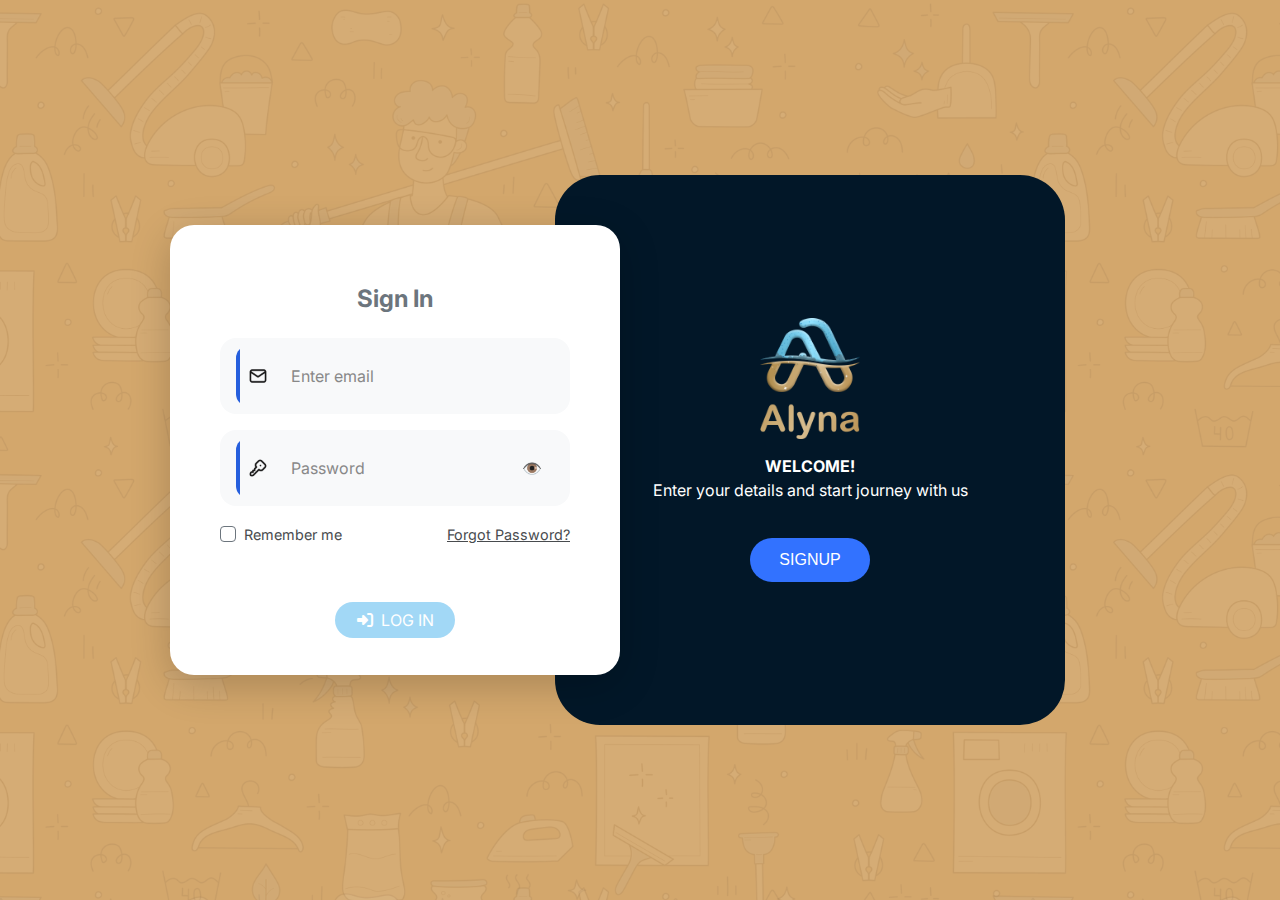
<file: index.html>
<!DOCTYPE html>
<html lang="en">

<head>
  <meta charset="UTF-8" />
  <meta name="viewport" content="width=device-width, initial-scale=1.0" />
  <title>Alyna Login</title>
  <link href="css/bootstrap.min.css" rel="stylesheet" />
  <link href="https://fonts.googleapis.com/css2?family=Inter:wght@400;600;700&display=swap" rel="stylesheet">
  <link href="https://cdnjs.cloudflare.com/ajax/libs/font-awesome/6.5.0/css/all.min.css" rel="stylesheet" />
  <link rel="stylesheet" href="css/style.css">
</head>

<body class="login-page">
  
  <div class="main-wrapper">
    <!-- Welcome Box -->
    <div class="welcome-box">
      <img src="images/logo.png" alt="Logo">
      
      <p><strong>WELCOME!</strong><br>Enter your details and start journey with us</p>
      <a href="appointment.html">
        <button class="btn-signup">SIGNUP</button>
      </a>
    </div>

    <!-- Login Box -->
    <div class="login-box">
      <h4 class="text-center mb-4 signin-heading">Sign In</h4>
      <form class="needs-validation" novalidate>

        <!-- Email Field -->
        <div class="mb-3 bg-light rounded-4 px-3 py-2">
          <div class="input-group border-0">
            <span class="input-group-text bg-transparent border-0">
              <img src="images/mail.png" alt="Envelope Icon" class="input-icon" />
            </span>
            <input type="email" class="form-control border-0 bg-transparent" placeholder="Enter email" required />
          </div>
          <div class="invalid-feedback">Please enter a valid email.</div>
        </div>

        <!-- Password Field -->
        <div class="mb-3 bg-light rounded-4 px-3 py-2">
          <div class="input-group border-0">
            <span class="input-group-text bg-transparent border-0">
              <img src="images/key.png" alt="Key Icon" class="input-icon" />
            </span>
            <input type="password" class="form-control border-0 bg-transparent" placeholder="Password" required minlength="6" />
            <span class="input-group-text toggle-password bg-transparent border-0" onclick="togglePassword()">👁️</span>
          </div>
          <div class="invalid-feedback">Password must be at least 6 characters.</div>
        </div>

        <!-- Options -->
        <div class="d-flex justify-content-between align-items-center mb-3">
          <div class="form-check">
            <input type="checkbox" class="form-check-input" id="rememberMe" />
            <label class="form-check-label" for="rememberMe">Remember me</label>
          </div>
          <a href="#">Forgot Password?</a>
        </div>

        <!-- Login Button -->
        <div class="d-flex justify-content-center mt-4">
          <button type="submit" class="btn btn-login text-white">
            <i class="fas fa-sign-in-alt me-2"></i>LOG IN
          </button>
        </div>
      </form>
    </div>
  </div>

  <!-- Scripts -->
  <script src="js/main.js"></script>
  <script src="js/bootstrap.min.js"></script>
  
</body>

</html>
</file>
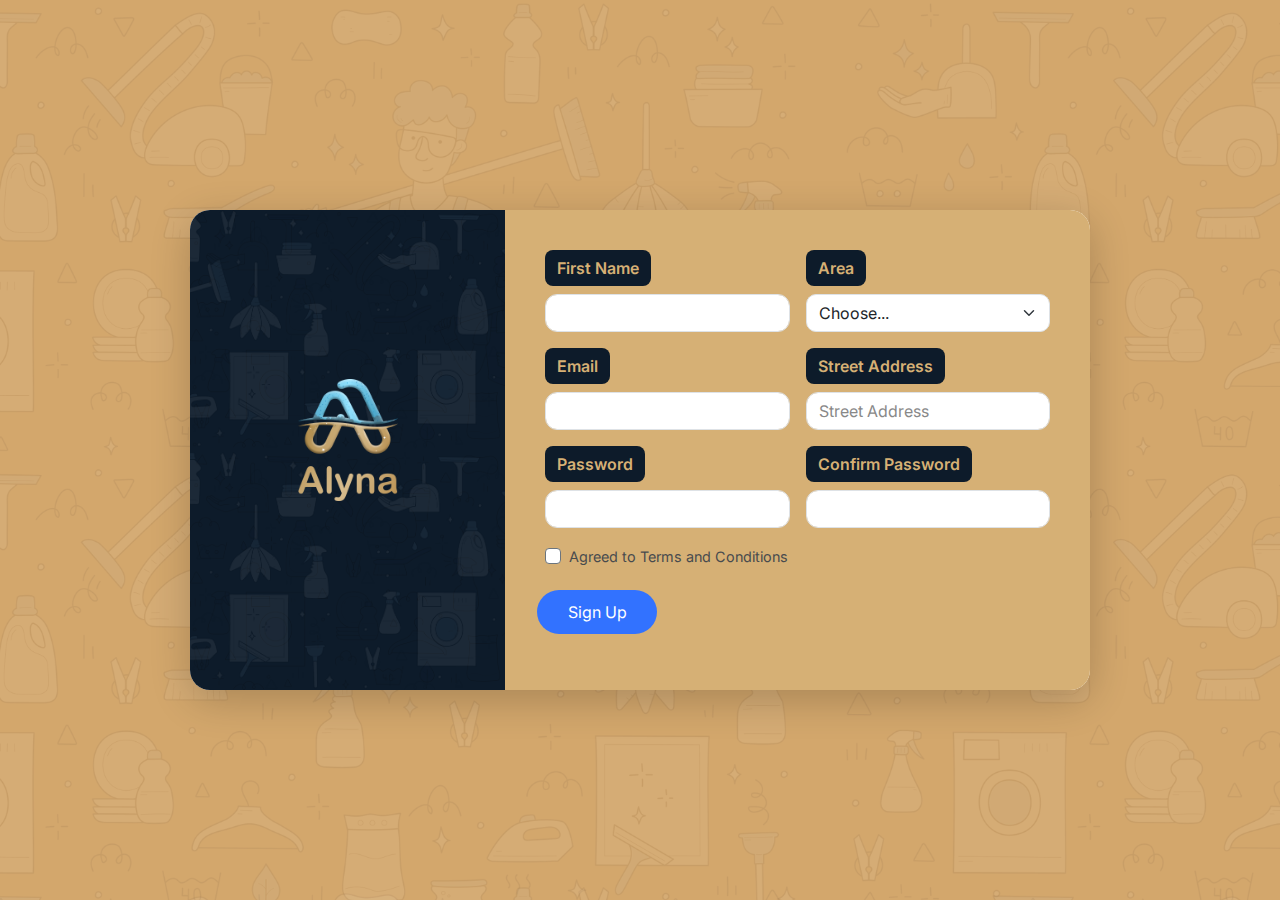
<file: alyna_signup.html>
<!DOCTYPE html>
<html lang="en">

<head>
  <meta charset="UTF-8">
  <meta name="viewport" content="width=device-width, initial-scale=1.0">
  <title>Alyna Signup</title>
  <link href="css/bootstrap.min.css" rel="stylesheet">
  <link href="https://fonts.googleapis.com/css2?family=Inter:wght@400;600;700&display=swap" rel="stylesheet">
  <link rel="stylesheet" href="css/style.css">

</head>

<body>
  <div class="signup-wrapper">
    
    <div class="signup-left">
      <img src="images/logo.png" alt="Logo" style="max-width: 100%; height: auto; width: 100px;">
    </div>
    <div class="signup-right">
      <form id="signup-form" class="row g-3 needs-validation" novalidate>
        <div class="col-md-6">
          <label class="form-label">First Name</label>
          <input type="text" class="form-control" required>
          <div class="invalid-feedback">Please enter your first name.</div>
        </div>
        <div class="col-md-6">
          <label class="form-label">Area</label>
          <select class="form-select" required>
            <option selected disabled value="">Choose...</option>
            <option>North</option>
            <option>South</option>
            <option>East</option>
            <option>West</option>
          </select>
          <div class="invalid-feedback">Please select an area.</div>
        </div>
        <div class="col-md-6">
          <label class="form-label">Email</label>
          <input type="email" class="form-control" required>
          <div class="invalid-feedback">Please enter a valid email address.</div>
        </div>
        <div class="col-md-6">
          <label class="form-label">Street Address</label>
          <input type="text" class="form-control" placeholder="Street Address" required>
          <div class="invalid-feedback">Please enter your street address.</div>
        </div>
        <div class="col-md-6">
          <label class="form-label">Password</label>
          <input type="password" class="form-control" id="password" required>
          <div class="invalid-feedback">Please enter a password.</div>
        </div>
        <div class="col-md-6">
          <label class="form-label">Confirm Password</label>
          <input type="password" class="form-control" id="confirm-password" required>
          <div class="invalid-feedback">Passwords must match.</div>
        </div>
        <div class="col-12">
          <div class="form-check">
            <input class="form-check-input" type="checkbox" required>
            <label class="form-check-label">
              Agreed to Terms and Conditions
            </label>
            <div class="invalid-feedback">You must agree before submitting.</div>
          </div>
        </div>
        <button class="btn-left-signup" type="submit" form="signup-form" formnovalidate>Sign Up</button>
        <div class="col-12">
          <div class="d-grid">
            <button class="btn btn-dark w-100 d-none" type="submit">Register</button>
          </div>
        </div>
      </form>
    </div>
  </div>

  <script src="js/main.js"></script>
  <script src="js/bootstrap.min.js"></script>

</body>

</html>
</file>
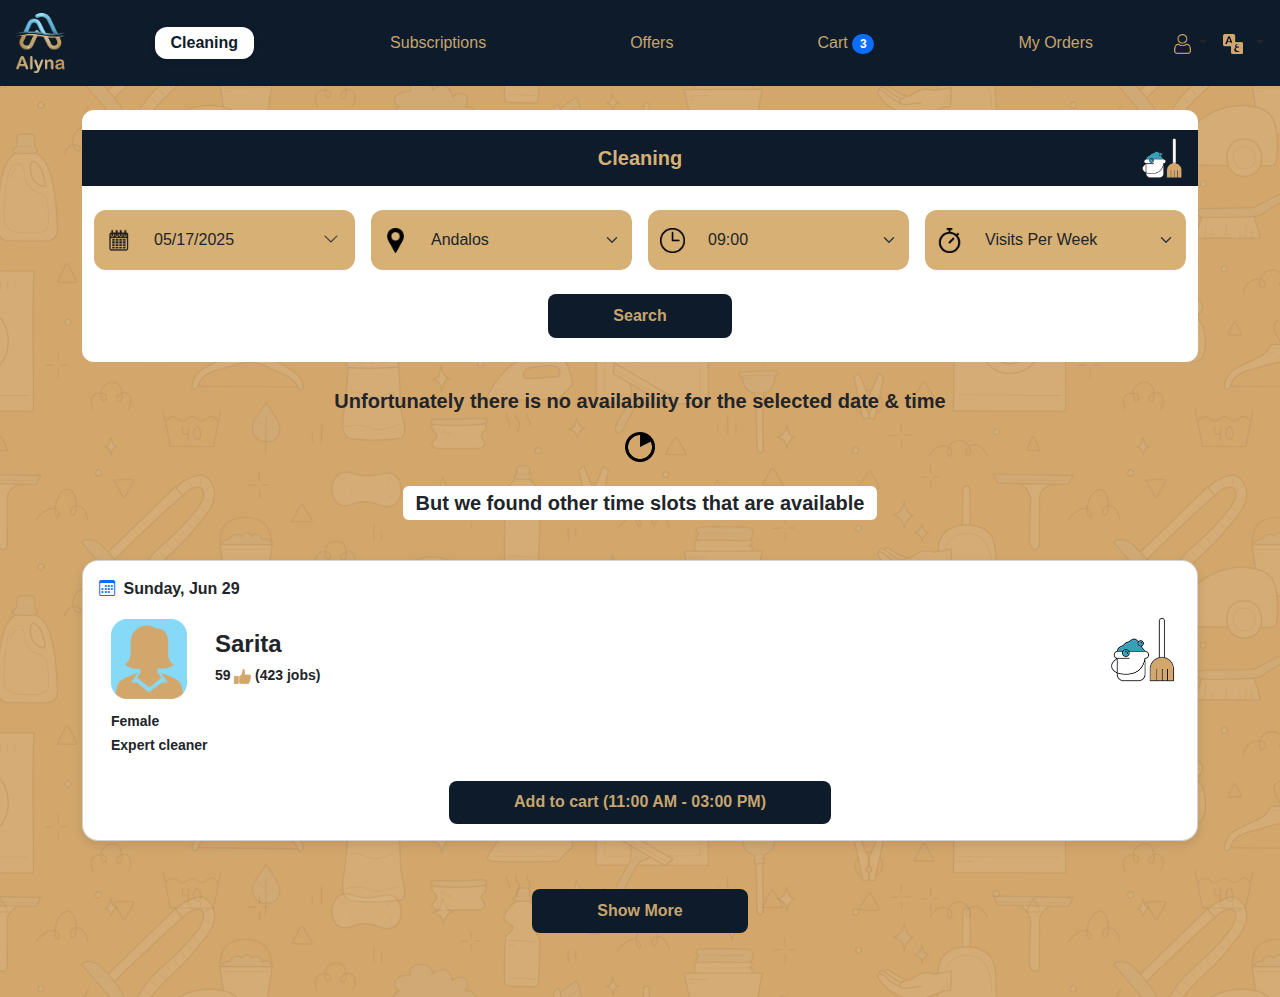
<file: appointment.html>
<!DOCTYPE html>
<html lang="en">

<head>
  <meta charset="UTF-8">
  <meta name="viewport" content="width=device-width, initial-scale=1">
  <title>Alyna Cleaning Booking</title>

  <!-- Bootstrap & Icons -->
  <link href="css/bootstrap.min.css" rel="stylesheet">
  <link rel="stylesheet" href="css/style.css">
  <link href="https://cdn.jsdelivr.net/npm/bootstrap-icons@1.10.5/font/bootstrap-icons.css" rel="stylesheet">
</head>

<body class="appointment-body">

  <!-- Top Bar -->
  <nav class="navbar navbar-expand-xl navbar-dark custom-navbar px-3">
    <!-- Hamburger Menu (Left) - Visible only on mobile -->
    <button class="navbar-toggler d-xl-none me-auto" type="button" data-bs-toggle="offcanvas"
      data-bs-target="#offcanvasMenu" aria-controls="offcanvasMenu">
      <span class="navbar-toggler-icon"></span>
    </button>

    <!-- Logo Centered (Visible only on mobile) -->
    <div class="position-absolute top-50 start-50 translate-middle d-xl-none text-center">
      <a class="navbar-brand d-flex flex-column align-items-center mb-0" href="#">
        <img src="images/logo.png" alt="Logo" height="50px">

      </a>
    </div>

    <!-- Cart Icon + Language Dropdown (Right) - Visible only on mobile -->
    <div class="d-xl-none d-flex align-items-center ms-auto gap-2">
      <!-- Cart Icon -->
      <a href="cart_n.html" class="text-white position-relative">
        <i class="bi bi-cart" style="font-size: 1.6rem;"></i>
        <span class="badge bg-primary position-absolute top-0 start-100 translate-middle rounded-circle p-1"
          style="font-size: 0.6rem;">3</span>
      </a>

      <!-- Language Dropdown -->
      <div class="dropdown">
        <button class="btn bg-transparent p-0 border-0 dropdown-toggle" type="button" id="languageDropdownMobile"
          data-bs-toggle="dropdown" aria-expanded="false">
          <img src="images/language_icon.png" alt="Language" height="20px">
        </button>
        <ul class="dropdown-menu dropdown-menu-end" aria-labelledby="languageDropdownMobile">
          <li>
            <a class="dropdown-item d-flex align-items-center" href="#">
              <img src="images/united-kingdom.png" alt="English" height="20px" class="me-2"> English
            </a>
          </li>
          <li>
            <a class="dropdown-item d-flex align-items-center" href="#">
              <img src="images/united-arab-emirates.png" alt="Arabic" height="20px" class="me-2"> Arabic
            </a>
          </li>
        </ul>
      </div>
    </div>



    <!-- Full Nav for Desktop -->
    <div class="collapse navbar-collapse d-none d-xl-flex" id="navbarMain">
      <a class="navbar-brand d-flex align-items-center me-3" href="#">
        <img src="images/logo.png" alt="Logo" height="60px">
      </a>
      <div class="navbar-nav mx-auto custom-nav-links">
        <a class="nav-link active" href="appointment.html">Cleaning</a>
        <a class="nav-link" href="cleaning-subscription.html">Subscriptions</a>
        <a class="nav-link" href="offer.html">Offers</a>
        <a class="nav-link" href="cart_n.html">Cart <span class="badge bg-primary rounded-pill">3</span></a>
        <a class="nav-link" href="completed_services.html">My Orders</a>
      </div>
      <div class="d-flex align-items-center gap-3">
        <div class="dropdown-profile">
          <button class="btn bg-transparent p-0 border-0 dropdown-toggle" type="button" id="userDropdown"
            data-bs-toggle="dropdown" aria-expanded="false">
           <img src="images/profile_icon.png" alt="profile_icon" height="20px">
          </button>
          <ul class="dropdown-menu dropdown-menu-end" aria-labelledby="userDropdown">
            <li><a class="dropdown-item" href="profile.html"><i class="bi bi-person me-2"></i>Profile</a></li>
            <li>
              <hr class="dropdown-divider">
            </li>
            <li><a class="dropdown-item text-danger" href="logout.html"><i
                  class="bi bi-box-arrow-right me-2"></i>Logout</a></li>
          </ul>
        </div>

        <div class="dropdown">
          <button class="btn bg-transparent p-0 border-0 dropdown-toggle" type="button" id="languageDropdown"
            data-bs-toggle="dropdown" aria-expanded="false">
            <img src="images/language_icon.png" alt="English" height="20px" class="me-1">
          </button>
          <ul class="dropdown-menu dropdown-menu-end" aria-labelledby="languageDropdown">
            <li>
              <a class="dropdown-item d-flex align-items-center" href="#">
                <img src="images/united-kingdom.png" alt="English" height="20px" class="me-2"> English
              </a>
            </li>
            <li>
              <a class="dropdown-item d-flex align-items-center" href="#">
                <img src="images/united-arab-emirates.png" alt="Arabic" height="20px" class="me-2"> Arabic
              </a>
            </li>
          </ul>
        </div>
      </div>
    </div>
  </nav>



  <!-- Offcanvas Sidebar -->
  <div class="offcanvas offcanvas-start custom-offcanvas  text-white" tabindex="-1" id="offcanvasMenu"
    aria-labelledby="offcanvasMenuLabel">
    <div class="offcanvas-header border-bottom">
      <h5 class="offcanvas-title text-white" id="offcanvasMenuLabel">Menu</h5>
      <button type="button" class="btn-close btn-close-white" data-bs-dismiss="offcanvas" aria-label="Close"></button>
    </div>
    <div class="offcanvas-body">
      <ul class="navbar-nav">
        <li class="nav-item"><a class="nav-link text-white active" href="appointment.html">Cleaning</a></li>
        <li class="nav-item"><a class="nav-link text-white" href="cleaning-subscription.html">Subscriptions</a></li>
        <li class="nav-item"><a class="nav-link text-white" href="offer.html">Offers</a></li>
        <li class="nav-item"><a class="nav-link text-white" href="cart_n.html">Cart <span
              class="badge bg-primary rounded-pill">3</span></a></li>
        <li><a class="nav-link text-white " href="completed_services.html">My Orders</a></li>
        <li class="nav-item">
          <div class="d-flex align-items-center gap-3">
            <div class="dropdown">
              <button class="btn bg-transparent p-0 border-0 dropdown-toggle" type="button" id="userDropdown"
                data-bs-toggle="dropdown" aria-expanded="false">
                <img src="images/profile_icon.png" alt="" height="25px">
              </button>
              <ul class="dropdown-menu dropdown-menu-end" aria-labelledby="userDropdown">
                <li><a class="dropdown-item" href="profile.html"><i class="bi bi-person me-2"></i>Profile</a></li>
                <li>
                  <hr class="dropdown-divider">
                </li>
                <li><a class="dropdown-item text-danger" href="logout.html"><i
                      class="bi bi-box-arrow-right me-2"></i>Logout</a></li>
              </ul>
            </div>
        </li>
      </ul>
    </div>
  </div>

  <!-- Your existing booking section starts here -->
  <div class="container mt-4">
    <div class="card-custom text-center">
      <div
        class="position-relative w-100 bg-dark-blue text-white px-3 py-2 d-flex align-items-center justify-content-center">
        <h5 class="mb-0 text-tan fw-bold position-absolute start-50 translate-middle-x">Cleaning</h5>
        <img src="images/cleaning_icon_bg.png" alt="Cleaning Tools" height="40px" class="ms-2 ms-auto">

      </div>

      <!-- Filter Grid -->
      <div class="container my-4">
        <div class="row g-3 justify-content-center filter-grid">
          <!-- Date -->
          <div class="col-lg-3 col-md-6">
            <div class="input-group filter-input position-relative">
              <span class="input-group-text bg-tan">
                <img src="images/calendar-icon-symbol-sign-vector.png" alt="calendar" height="25px">
              </span>
              <input type="date" class="form-control bg-tan border-0 text-dark pe-5 custom-date-input bg-tan"
                value="2025-05-17">
              <i
                class="bi bi-chevron-down position-absolute top-50 end-0 translate-middle-y me-3 text-dark pointer-events-none"></i>
            </div>
          </div>
          <!-- Location -->
          <div class="col-lg-3 col-md-6">
            <div class="input-group filter-input position-relative">
              <span class="input-group-text bg-tan">
                <img src="images/pin.png" alt="Pin" height="25px">
              </span>
              <select class="form-select bg-tan border-0 text-dark">
                <option selected>Andalos</option>
                <option>Other Location</option>
              </select>
            </div>
          </div>
          <!-- Time -->
          <div class="col-lg-3 col-md-6">
            <div class="input-group filter-input position-relative">
              <span class="input-group-text bg-tan">
                <img src="images/clock.png" alt="Clock" height="25px">
              </span>
              <select class="form-select bg-tan border-0 text-dark">
                <option selected>09:00</option>
                <option>10:00</option>
                <option>11:00</option>
                <option>12:00</option>
              </select>
            </div>
          </div>
          <!-- Duration -->
          <div class="col-lg-3 col-md-6">
            <div class="input-group filter-input position-relative">
              <span class="input-group-text bg-tan">
                <img src="images/stopwatch.png" alt="timer" height="25px">
              </span>
              <select class="form-select bg-tan border-0 text-dark">
                <option selected>Visits Per Week</option>
                <option>1 Visit Per Week</option>
                <option>2 Visits Per Week</option>
                <option>3 Visits Per Week</option>
              </select>
            </div>
          </div>
        </div>
      </div>

      <!-- Search Button -->
      <div class="row mt-3">
        <div class="col-12 text-center">
          <button class="btn btn-dark-blue">Search</button>
        </div>
      </div>
      <br>
    </div>

    <!-- No Availability Section -->
    <div class="container text-center my-4">
      <p class="fw-bold fs-5">Unfortunately there is no availability for the selected date & time</p>
      <img src="images/timeslot.png" alt="" height="30px">
      <br><br>
      <div class="row justify-content-center">
        <div class="col-12 col-md-auto">
          <p class="badge bg-white text-dark fs-5 text-wrap text-center">
            But we found other time slots that are available
          </p>
        </div>
      </div>
    </div>

    <!-- Available Cleaner Card -->
    <div class="col">
      <div class="card cleaner-card-custom p-3 mb-4">
        <div class="d-flex justify-content-between align-items-start">
          <div class="text-start mb-2">
            <i class="bi bi-calendar3 text-primary me-1"></i>
            <span class="fw-semibold">Sunday, Jun 29</span>
          </div>
        </div>
        <div class="d-flex justify-content-between align-items-center">
          <div class="d-flex align-items-center gap-3">
            <img src="images/worker_icon.png" alt="Avatar" class="avatar-lg" />
            <div>
              <h6 class="mb-1 fw-bold fs-4">Sarita</h6>
              <small class="fw-bold">59 <img src="images/thumbsup.png" alt="" height="15px"> (423 jobs)</small><br />
            </div>
          </div>
          <img src="images/cleaning_icon.png" alt="Tools" style="height: 100px;" />
        </div>
        <div class="container">
          <small class="fw-bold">Female</small><br />
          <small class="fw-bold">Expert cleaner</small>
        </div>
        <br>
        <button class="btn btn-dark-blue mt-3 mt-md-0 d-grid gap-2 mx-auto">Add to cart (11:00 AM - 03:00 PM)</button>
      </div>
    </div>
    <br>
    <button class="btn btn-dark-blue mt-3 mt-md-0 d-grid gap-2 mx-auto show-more-btn">Show More</button>
  </div>

  <!-- Bootstrap Bundle -->
  <script src="https://cdn.jsdelivr.net/npm/bootstrap@5.3.7/dist/js/bootstrap.bundle.min.js"
    crossorigin="anonymous"></script>
  <script src="js/main.js"></script>
</body>

</html>
</file>
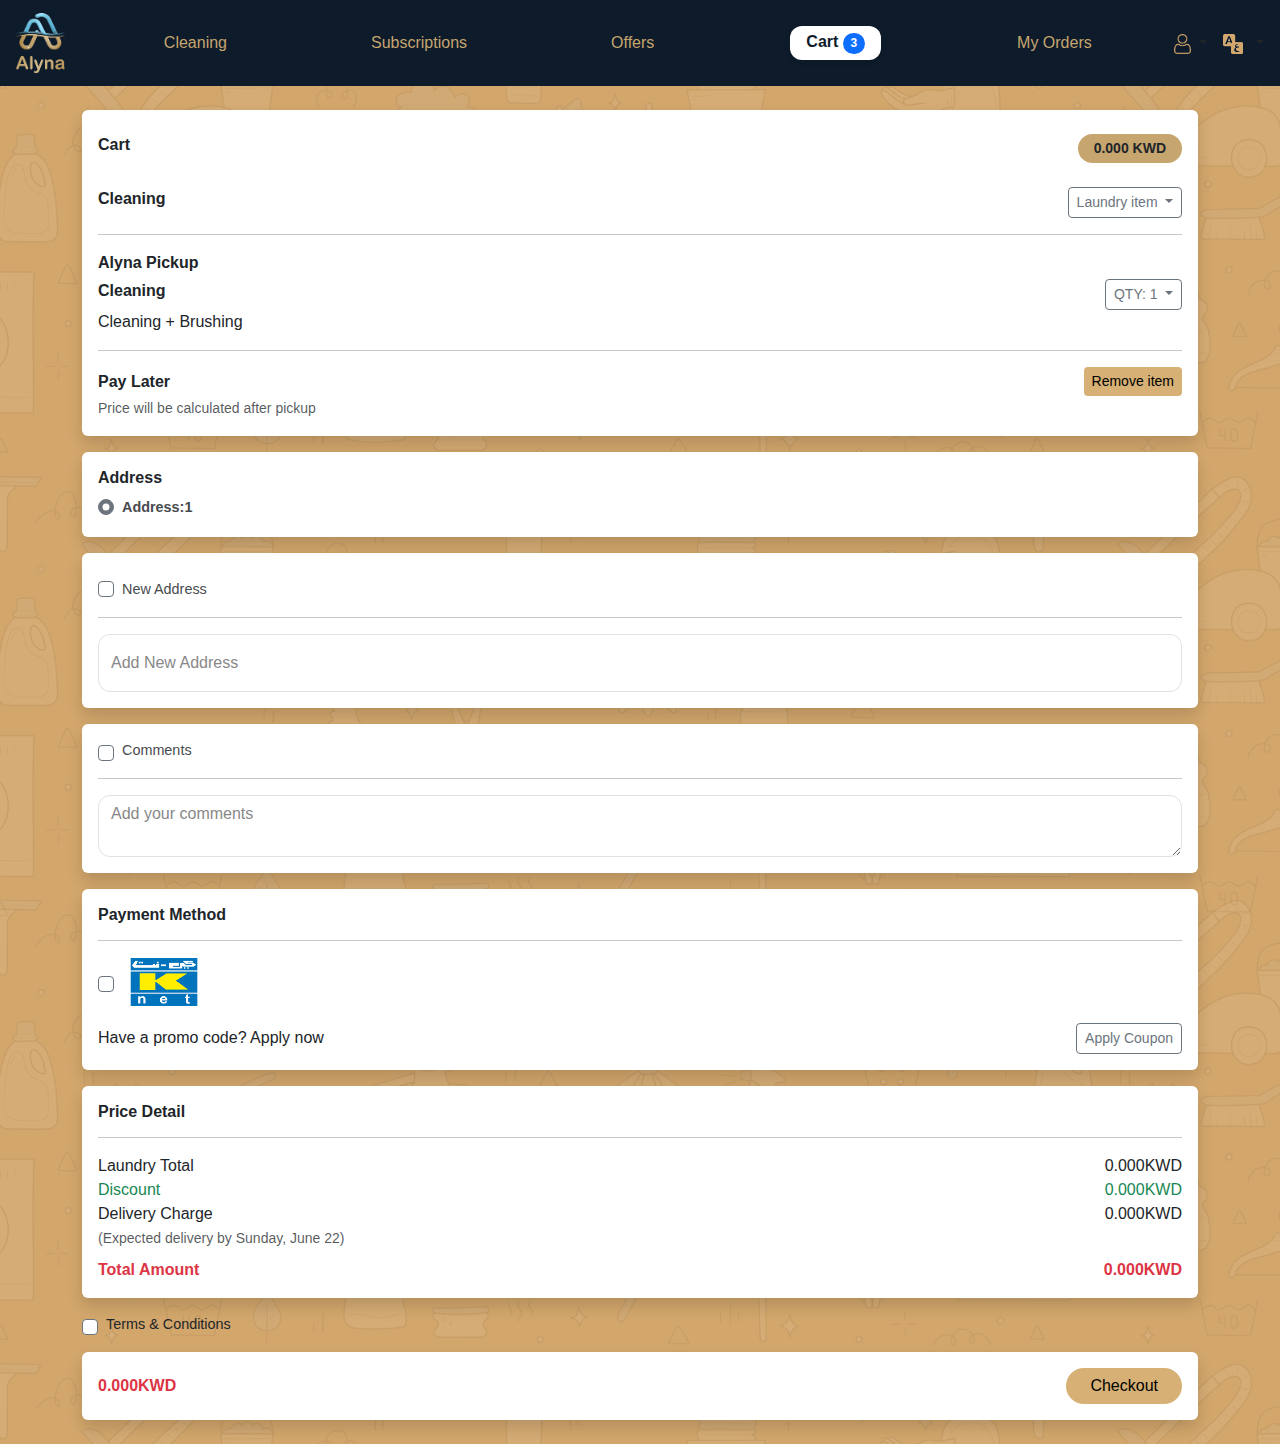
<file: cart_n.html>
<!DOCTYPE html>
<html lang="en">

<head>
    <meta charset="UTF-8">
    <title>Cart Page</title>
    <meta name="viewport" content="width=device-width, initial-scale=1">
    <!-- Bootstrap -->
    <link href="css/bootstrap.min.css" rel="stylesheet">
    <link href="https://cdn.jsdelivr.net/npm/bootstrap-icons@1.10.5/font/bootstrap-icons.css" rel="stylesheet">
    <link rel="stylesheet" href="css/style.css">
</head>

<body class="cart-page">

    <!-- Top Bar -->
    <nav class="navbar navbar-expand-xl navbar-dark custom-navbar px-3">
        <!-- Hamburger Menu (Left) - Visible only on mobile -->
        <button class="navbar-toggler d-xl-none me-auto" type="button" data-bs-toggle="offcanvas"
            data-bs-target="#offcanvasMenu" aria-controls="offcanvasMenu">
            <span class="navbar-toggler-icon"></span>
        </button>

        <!-- Logo Centered (Visible only on mobile) -->
        <div class="position-absolute top-50 start-50 translate-middle d-xl-none text-center">
            <a class="navbar-brand d-flex flex-column align-items-center mb-0" href="#">
                <img src="images/logo.png" alt="Logo" height="50px">

            </a>
        </div>

        <!-- Cart Icon + Language Dropdown (Right) - Visible only on mobile -->
        <div class="d-xl-none d-flex align-items-center ms-auto gap-2">
            <!-- Cart Icon -->
            <a href="cart_n.html" class="text-white position-relative">
                <i class="bi bi-cart" style="font-size: 1.6rem;"></i>
                <span class="badge bg-primary position-absolute top-0 start-100 translate-middle rounded-circle p-1"
                    style="font-size: 0.6rem;">3</span>
            </a>

            <!-- Language Dropdown -->
            <div class="dropdown">
                <button class="btn bg-transparent p-0 border-0 dropdown-toggle" type="button"
                    id="languageDropdownMobile" data-bs-toggle="dropdown" aria-expanded="false">
                    <img src="images/language_icon.png" alt="Language" height="20px">
                </button>
                <ul class="dropdown-menu dropdown-menu-end" aria-labelledby="languageDropdownMobile">
                    <li>
                        <a class="dropdown-item d-flex align-items-center" href="#">
                            <img src="images/united-kingdom.png" alt="English" height="20px" class="me-2"> English
                        </a>
                    </li>
                    <li>
                        <a class="dropdown-item d-flex align-items-center" href="#">
                            <img src="images/united-arab-emirates.png" alt="Arabic" height="20px" class="me-2"> Arabic
                        </a>
                    </li>
                </ul>
            </div>
        </div>



        <!-- Full Nav for Desktop -->
        <div class="collapse navbar-collapse d-none d-xl-flex" id="navbarMain">
            <a class="navbar-brand d-flex align-items-center me-3" href="#">
                <img src="images/logo.png" alt="Logo" height="60px">
            </a>
            <div class="navbar-nav mx-auto custom-nav-links">
                <a class="nav-link" href="appointment.html">Cleaning</a>
                <a class="nav-link" href="cleaning-subscription.html">Subscriptions</a>
                <a class="nav-link" href="offer.html">Offers</a>
                <a class="nav-link active" href="cart_n.html">Cart <span
                        class="badge bg-primary rounded-pill">3</span></a>
                <a class="nav-link" href="completed_services.html">My Orders</a>
            </div>
            <div class="d-flex align-items-center gap-3">
                <div class="d-flex align-items-center gap-3">
                    <div class="dropdown">
                        <button class="btn bg-transparent p-0 border-0 dropdown-toggle" type="button" id="userDropdown"
                            data-bs-toggle="dropdown" aria-expanded="false">
                           <img src="images/profile_icon.png" alt="profile_icon" height="20px">
                        </button>
                        <ul class="dropdown-menu dropdown-menu-end" aria-labelledby="userDropdown">
                            <li><a class="dropdown-item" href="profile.html"><i
                                        class="bi bi-person me-2"></i>Profile</a></li>
                            <li>
                                <hr class="dropdown-divider">
                            </li>
                            <li><a class="dropdown-item text-danger" href="logout.html"><i
                                        class="bi bi-box-arrow-right me-2"></i>Logout</a></li>
                        </ul>
                    </div>
                    <div class="dropdown">
                        <button class="btn bg-transparent p-0 border-0 dropdown-toggle" type="button"
                            id="languageDropdown" data-bs-toggle="dropdown" aria-expanded="false">
                            <img src="images/language_icon.png" alt="English" height="20px" class="me-1">
                        </button>
                        <ul class="dropdown-menu dropdown-menu-end" aria-labelledby="languageDropdown">
                            <li>
                                <a class="dropdown-item d-flex align-items-center" href="#">
                                    <img src="images/united-kingdom.png" alt="English" height="20px" class="me-2">
                                    English
                                </a>
                            </li>
                            <li>
                                <a class="dropdown-item d-flex align-items-center" href="#">
                                    <img src="images/united-arab-emirates.png" alt="Arabic" height="20px" class="me-2">
                                    Arabic
                                </a>
                            </li>
                        </ul>
                    </div>
                </div>
            </div>
    </nav>



    <!-- Offcanvas Sidebar -->
    <div class="offcanvas offcanvas-start custom-offcanvas  text-white" tabindex="-1" id="offcanvasMenu"
        aria-labelledby="offcanvasMenuLabel">
        <div class="offcanvas-header border-bottom">
            <h5 class="offcanvas-title text-white" id="offcanvasMenuLabel">Menu</h5>
            <button type="button" class="btn-close btn-close-white" data-bs-dismiss="offcanvas"
                aria-label="Close"></button>
        </div>
        <div class="offcanvas-body">
            <ul class="navbar-nav">
                <li class="nav-item"><a class="nav-link text-white" href="appointment.html">Cleaning</a></li>
                <li class="nav-item"><a class="nav-link text-white" href="cleaning-subscription.html">Subscriptions</a>
                </li>
                <li class="nav-item"><a class="nav-link text-white" href="offer.html">Offers</a></li>
                <li class="nav-item"><a class="nav-link text-white active" href="cart_n.html">Cart <span
                            class="badge bg-primary rounded-pill">3</span></a></li>
                <li><a class="nav-link text-white " href="completed_services.html">My Orders</a></li>
                <li class="nav-item">
                    <div class="d-flex align-items-center gap-3">
                        <div class="dropdown">
                            <button class="btn bg-transparent p-0 border-0 dropdown-toggle" type="button"
                                id="userDropdown" data-bs-toggle="dropdown" aria-expanded="false">
                                <img src="images/profile_icon.png" alt="profile_icon" height="25px">
                            </button>
                            <ul class="dropdown-menu dropdown-menu-end" aria-labelledby="userDropdown">
                                <li><a class="dropdown-item" href="profile.html"><i
                                            class="bi bi-person me-2"></i>Profile</a></li>
                                <li>
                                    <hr class="dropdown-divider">
                                </li>
                                <li><a class="dropdown-item text-danger" href="logout.html"><i
                                            class="bi bi-box-arrow-right me-2"></i>Logout</a></li>
                            </ul>
                        </div>
                </li>
            </ul>
        </div>
    </div>

    <!-- Cart Section -->
    <div class="container my-4">
        <div class="bg-white p-3 rounded shadow mb-3">
            <div class="d-flex justify-content-between align-items-center">
                <p class="fw-bold mb-0">Cart</p>
                <button
                    class="btn btn-sm rounded-pill px-3 py-1 mt-2 text-dark fw-semibold offer-details-card-button">0.000
                    KWD</button>
            </div>
            <br>
            <div class="d-flex justify-content-between">

                <p class="fw-bold mb-0">Cleaning</p>
                <div class="dropdown laundry-dropdown">
                    <button class="btn btn-sm btn-outline-secondary dropdown-toggle" type="button"
                        data-bs-toggle="dropdown">
                        Laundry item
                    </button>
                    <ul class="dropdown-menu">
                        <li><a class="dropdown-item" href="#">Laundry item</a></li>
                        <li><a class="dropdown-item" href="#">Dry Clean</a></li>
                    </ul>

                </div>

            </div>
            <div class="mt-2">
                <hr>
                <p class="mb-1 fw-bold">Alyna Pickup</p>

                <div class="d-flex justify-content-between">

                    <p class="fw-bold mb-0">Cleaning</p>
                    <div class="dropdown qty-dropdown">
                        <button class="btn btn-sm btn-outline-secondary dropdown-toggle" type="button"
                            data-bs-toggle="dropdown">
                            QTY: 1
                        </button>
                        <ul class="dropdown-menu">
                            <li><a class="dropdown-item" href="#">QTY: 1</a></li>
                            <li><a class="dropdown-item" href="#">QTY: 2</a></li>
                            <li><a class="dropdown-item" href="#">QTY: 3</a></li>
                        </ul>

                    </div>

                </div>
                <p class="mb-1">Cleaning + Brushing</p>
                <hr>
                <div class="d-flex justify-content-between align-items-center">
                    <p class="fw-bold mb-0">Pay Later</p>
                    <button class="btn btn-outline-dark btn-sm">Remove item</button>
                </div>
                <small class="text-muted">Price will be calculated after pickup</small>
            </div>
        </div>

        <!-- Address Section -->
        <div class="bg-white p-3 rounded shadow mb-3">
            <h6 class="fw-bold">Address</h6>
            <div class="form-check">
                <input class="form-check-input" type="radio" checked>
                <label class="form-check-label fw-bold">Address:1</label>
            </div>
        </div>

        <!-- Address Section -->
        <div class="bg-white p-3 rounded shadow mb-3">
            <div class="form-check mt-2">
                <input type="checkbox" class="form-check-input me-2" id="terms">
                <label class="form-check-label">New Address</label>
            </div>
            <hr>
            <input type="text" class="form-control mt-2 py-3" placeholder="Add New Address">
        </div>

        <!-- Comments -->
        <div class="bg-white p-3 rounded shadow mb-3">

            <div class="d-flex align-items-center mb-3">
                <input type="checkbox" class="form-check-input me-2" id="terms">
                <label for="terms" class="form-check-label">Comments</label>
            </div>
            <hr>
            <textarea class="form-control" rows="2" placeholder="Add your comments"></textarea>
        </div>

        <!-- Payment Method -->
        <div class="bg-white p-3 rounded shadow mb-3">
            <h6 class="fw-bold">Payment Method</h6>
            <hr>
            <div class="form-check d-flex align-items-center gap-2">
                <input type="checkbox" class="form-check-input me-2" id="terms">
                <img src="images/knet.png" alt="KNET" height="50">
            </div>
            <div class="d-flex justify-content-between align-items-center mt-3">
                <span>Have a promo code? Apply now</span>
                <button class="btn btn-outline-secondary btn-sm">Apply Coupon</button>
            </div>
        </div>

        <!-- Price Details -->
        <div class="bg-white p-3 rounded shadow mb-3">
            <h6 class="fw-bold">Price Detail</h6>
            <hr>
            <div class="d-flex justify-content-between"><span>Laundry Total</span><span>0.000KWD</span></div>
            <div class="d-flex justify-content-between text-success"><span>Discount</span><span>0.000KWD</span></div>
            <div class="d-flex justify-content-between"><span>Delivery Charge</span><span>0.000KWD</span></div>
            <small class="text-muted">(Expected delivery by Sunday, June 22)</small>
            <div class="d-flex justify-content-between fw-bold text-danger mt-2"><span>Total
                    Amount</span><span>0.000KWD</span></div>
        </div>

        <!-- Terms & Checkout -->
        <div class="d-flex align-items-center mb-3">
            <input type="checkbox" class="form-check-input me-2" id="terms">
            <label for="terms" class="form-check-label text-dark">Terms & Conditions</label>
        </div>
        <div class="d-flex justify-content-between align-items-center bg-white p-3 rounded shadow">
            <span class="fw-bold text-danger">0.000KWD</span>
            <button class="btn btn-outline-dark rounded-pill px-4">Checkout</button>
        </div>
    </div>

    <!-- Bootstrap JS -->
    <script src="https://cdn.jsdelivr.net/npm/bootstrap@5.3.0/dist/js/bootstrap.bundle.min.js"></script>
    <script src="js/main.js"></script>
</body>

</html>
</file>
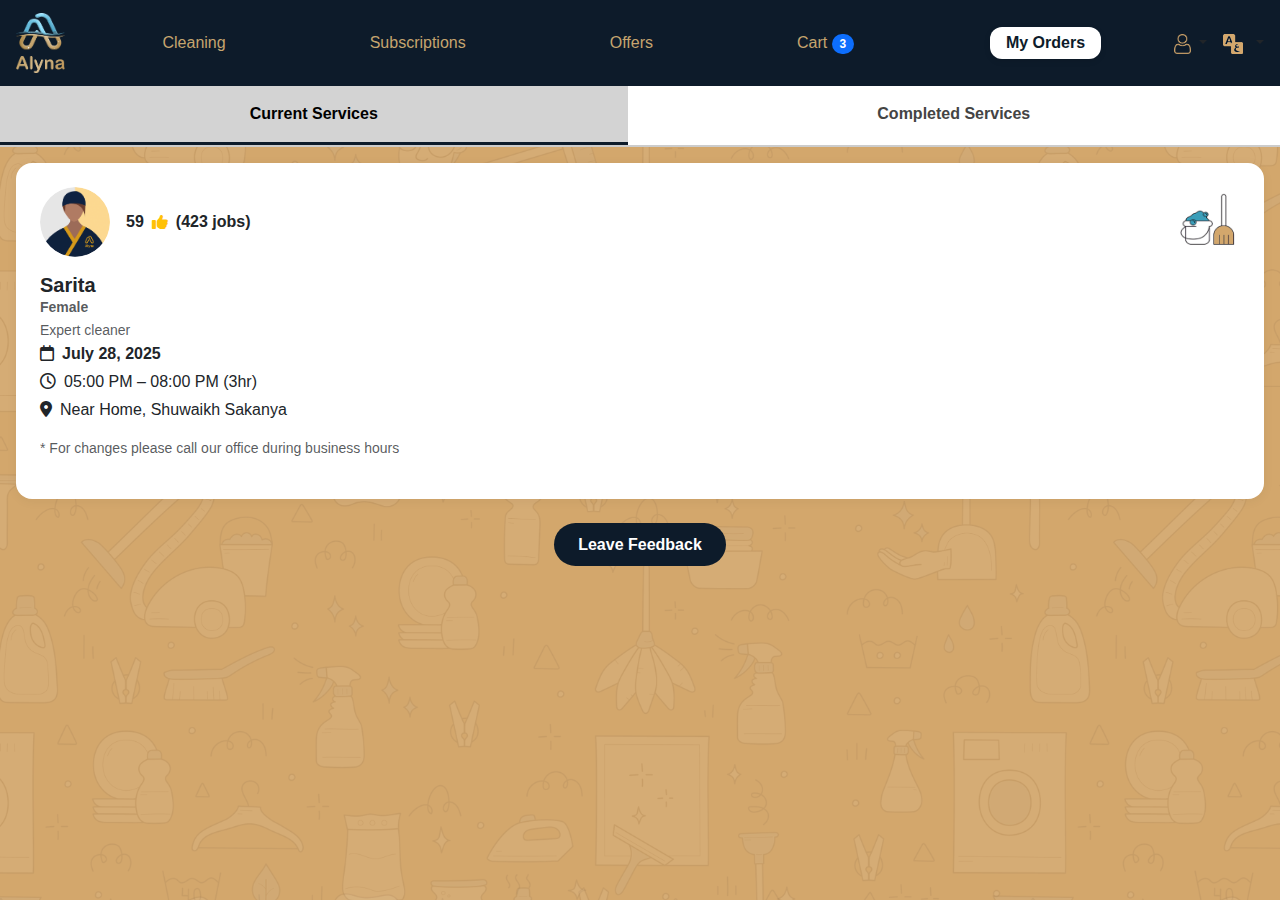
<file: completed_services.html>
<!DOCTYPE html>
<html lang="en">

<head>
  <meta charset="UTF-8" />
  <title>Completed Services - Alyna</title>
  <meta name="viewport" content="width=device-width, initial-scale=1" />
  <link href="css/bootstrap.min.css" rel="stylesheet" />
  <link href="https://cdn.jsdelivr.net/npm/bootstrap-icons@1.10.5/font/bootstrap-icons.css" rel="stylesheet" />
  <link href="https://cdnjs.cloudflare.com/ajax/libs/font-awesome/6.5.0/css/all.min.css" rel="stylesheet" />
  <link href="css/style.css" rel="stylesheet" />
</head>

<body class="completed-services-page">

  <!-- Navbar -->
  <nav class="navbar navbar-expand-xl navbar-dark custom-navbar px-3">
    <!-- Mobile Hamburger -->
    <button class="navbar-toggler d-xl-none me-auto" type="button" data-bs-toggle="offcanvas"
      data-bs-target="#offcanvasMenu" aria-controls="offcanvasMenu">
      <span class="navbar-toggler-icon"></span>
    </button>

    <!-- Mobile Logo -->
    <div class="position-absolute top-50 start-50 translate-middle d-xl-none text-center">
      <a class="navbar-brand d-flex flex-column align-items-center mb-0" href="#">
        <img src="images/logo.png" alt="Logo" height="50px" />
      </a>
    </div>

    <!-- Cart + Language Mobile -->
    <div class="d-xl-none d-flex align-items-center ms-auto gap-2">
      <a href="cart_n.html" class="text-white position-relative">
        <i class="bi bi-cart" style="font-size: 1.6rem;"></i>
        <span class="badge bg-primary position-absolute top-0 start-100 translate-middle rounded-circle p-1"
          style="font-size: 0.6rem;">3</span>
      </a>
      <div class="dropdown">
        <button class="btn bg-transparent p-0 border-0 dropdown-toggle" type="button" id="languageDropdownMobile"
          data-bs-toggle="dropdown" aria-expanded="false">
          <img src="images/language_icon.png" alt="Language" height="20px" />
        </button>
        <ul class="dropdown-menu dropdown-menu-end">
          <li><a class="dropdown-item d-flex align-items-center" href="#"><img src="images/united-kingdom.png"
                height="20" class="me-2"> English</a></li>
          <li><a class="dropdown-item d-flex align-items-center" href="#"><img src="images/united-arab-emirates.png"
                height="20" class="me-2"> Arabic</a></li>
        </ul>
      </div>
    </div>

    <!-- Desktop Menu -->
    <div class="collapse navbar-collapse d-none d-xl-flex" id="navbarMain">
      <a class="navbar-brand d-flex align-items-center me-3" href="#">
        <img src="images/logo.png" alt="Logo" height="60px">
      </a>
      <div class="navbar-nav mx-auto custom-nav-links">
        <a class="nav-link" href="appointment.html">Cleaning</a>
        <a class="nav-link" href="cleaning-subscription.html">Subscriptions</a>
        <a class="nav-link" href="offer.html">Offers</a>
        <a class="nav-link" href="cart_n.html">Cart <span class="badge bg-primary rounded-pill">3</span></a>
        <a class="nav-link active" href="completed_services.html">My Orders</a>
      </div>
      <div class="d-flex align-items-center gap-3">
        <div class="d-flex align-items-center gap-3">
          <div class="dropdown">
            <button class="btn bg-transparent p-0 border-0 dropdown-toggle" type="button" id="userDropdown"
              data-bs-toggle="dropdown" aria-expanded="false">
              <img src="images/profile_icon.png" alt="profile_icon" height="20px">
            </button>
            <ul class="dropdown-menu dropdown-menu-end" aria-labelledby="userDropdown">
              <li><a class="dropdown-item" href="profile.html"><i class="bi bi-person me-2"></i>Profile</a></li>
              <li>
                <hr class="dropdown-divider">
              </li>
              <li><a class="dropdown-item text-danger" href="logout.html"><i
                    class="bi bi-box-arrow-right me-2"></i>Logout</a></li>
            </ul>
          </div>
          <div class="dropdown">
            <button class="btn bg-transparent p-0 border-0 dropdown-toggle" type="button" id="languageDropdown"
              data-bs-toggle="dropdown" aria-expanded="false">
              <img src="images/language_icon.png" alt="English" height="20px" class="me-1">
            </button>
            <ul class="dropdown-menu dropdown-menu-end" aria-labelledby="languageDropdown">
              <li>
                <a class="dropdown-item d-flex align-items-center" href="#">
                  <img src="images/united-kingdom.png" alt="English" height="20px" class="me-2"> English
                </a>
              </li>
              <li>
                <a class="dropdown-item d-flex align-items-center" href="#">
                  <img src="images/united-arab-emirates.png" alt="Arabic" height="20px" class="me-2"> Arabic
                </a>
              </li>
            </ul>
          </div>
        </div>
      </div>
  </nav>

  <!-- Sidebar -->
  <div class="offcanvas offcanvas-start custom-offcanvas text-white" tabindex="-1" id="offcanvasMenu">
    <div class="offcanvas-header border-bottom">
      <h5 class="offcanvas-title text-white">Menu</h5>
      <button type="button" class="btn-close btn-close-white" data-bs-dismiss="offcanvas"></button>
    </div>
    <div class="offcanvas-body">
      <ul class="navbar-nav">
        <li><a class="nav-link text-white" href="appointment.html">Cleaning</a></li>
        <li><a class="nav-link text-white" href="cleaning-subscription.html">Subscriptions</a></li>
        <li><a class="nav-link text-white" href="offer.html">Offers</a></li>
        <li><a class="nav-link text-white" href="cart_n.html">Cart <span
              class="badge bg-primary rounded-pill">3</span></a></li>
        <li><a class="nav-link text-white active" href="completed_services.html">My Orders</a></li>
        <li>
          <div class="d-flex align-items-center gap-3">
            <div class="dropdown">
              <button class="btn bg-transparent p-0 border-0 dropdown-toggle" type="button" id="userDropdown"
                data-bs-toggle="dropdown" aria-expanded="false">
                <img src="images/profile_icon.png" alt="profile_icon" height="25px">
              </button>
              <ul class="dropdown-menu dropdown-menu-end" aria-labelledby="userDropdown">
                <li><a class="dropdown-item" href="profile.html"><i class="bi bi-person me-2"></i>Profile</a></li>
                <li>
                  <hr class="dropdown-divider">
                </li>
                <li><a class="dropdown-item text-danger" href="logout.html"><i
                      class="bi bi-box-arrow-right me-2"></i>Logout</a></li>
              </ul>
            </div>
        </li>
      </ul>
    </div>
  </div>

  <!-- Tabs -->
  <div class="top-tabs d-flex flex-column flex-sm-row">
    <div class="tab text-center flex-fill active" onclick="showTab('current')">Current Services</div>
    <div class="tab text-center flex-fill" onclick="showTab('completed')">Completed Services</div>
  </div>


  <!-- Card Containers -->
  <div id="current-services" class="tab-content">
    <!-- Sample Current Service Card -->
    <div class="service-card position-relative">
      <div class="d-flex align-items-center">
        <img src="images/workerprofile_icon.png" class="avatar-img me-3" />
        <div>
          <div class="d-flex align-items-center gap-2">
            <span class="fw-bold">59</span><i class="fas fa-thumbs-up text-warning"></i>
            <span class="fw-bold">(423 jobs)</span>
          </div>
        </div>
      </div>
      <img src="images/cleaning_icon.png" class="icon-right" alt="Tools" />
      <div class="mt-3">
        <h5 class="fw-bold mt-2 mb-0">Sarita</h5>
        <small class="fw-semibold text-muted d-block">Female</small>
        <small class="text-muted">Expert cleaner</small>
        <p class="mb-1"><i class="fa-regular fa-calendar me-2"></i><strong>July 28, 2025</strong></p>
        <p class="mb-1"><i class="fa-regular fa-clock me-2"></i>05:00 PM – 08:00 PM (3hr)</p>
        <p class="mb-1"><i class="fa-solid fa-location-dot me-2"></i>Near Home, Shuwaikh Sakanya</p>
        <p class="text-muted mt-3" style="font-size: 0.875rem;">* For changes please call our office during business
          hours</p>
      </div>
    </div>
  </div>

  <div id="completed-services" class="tab-content" style="display: none;">
    <!-- Sample Completed Service Card -->
    <div class="service-card position-relative">
      <div class="d-flex align-items-center">
        <img src="images/workerprofile_icon.png" class="avatar-img me-3" />
        <div>
          <div class="d-flex align-items-center gap-2">
            <span class="fw-bold">42</span><i class="fas fa-thumbs-up text-warning"></i>
            <span class="fw-bold">(300 jobs)</span>
          </div>
        </div>
      </div>
      <img src="images/cleaning_icon.png" class="icon-right" alt="Tools" />
      <div class="mt-3">
        <h5 class="fw-bold mt-2 mb-0">Anita</h5>
        <small class="fw-semibold text-muted d-block">Female</small>
        <small class="text-muted">Experienced housemaid</small>
        <p class="mb-1"><i class="fa-regular fa-calendar me-2"></i><strong>July 25, 2025</strong></p>
        <p class="mb-1"><i class="fa-regular fa-clock me-2"></i>01:00 PM – 04:00 PM (3hr)</p>
        <p class="mb-1"><i class="fa-solid fa-location-dot me-2"></i>Block 10, Salmiya</p>
        <p class="text-muted mt-3" style="font-size: 0.875rem;">* Thank you for using our service</p>
      </div>
    </div>
  </div>

  <!-- Feedback -->
  <button class="btn-feedback">Leave Feedback</button>

  <script src="https://cdn.jsdelivr.net/npm/bootstrap@5.3.7/dist/js/bootstrap.bundle.min.js"
    crossorigin="anonymous"></script>
  <script src="js/main.js"></script>

</body>

</html>
</file>
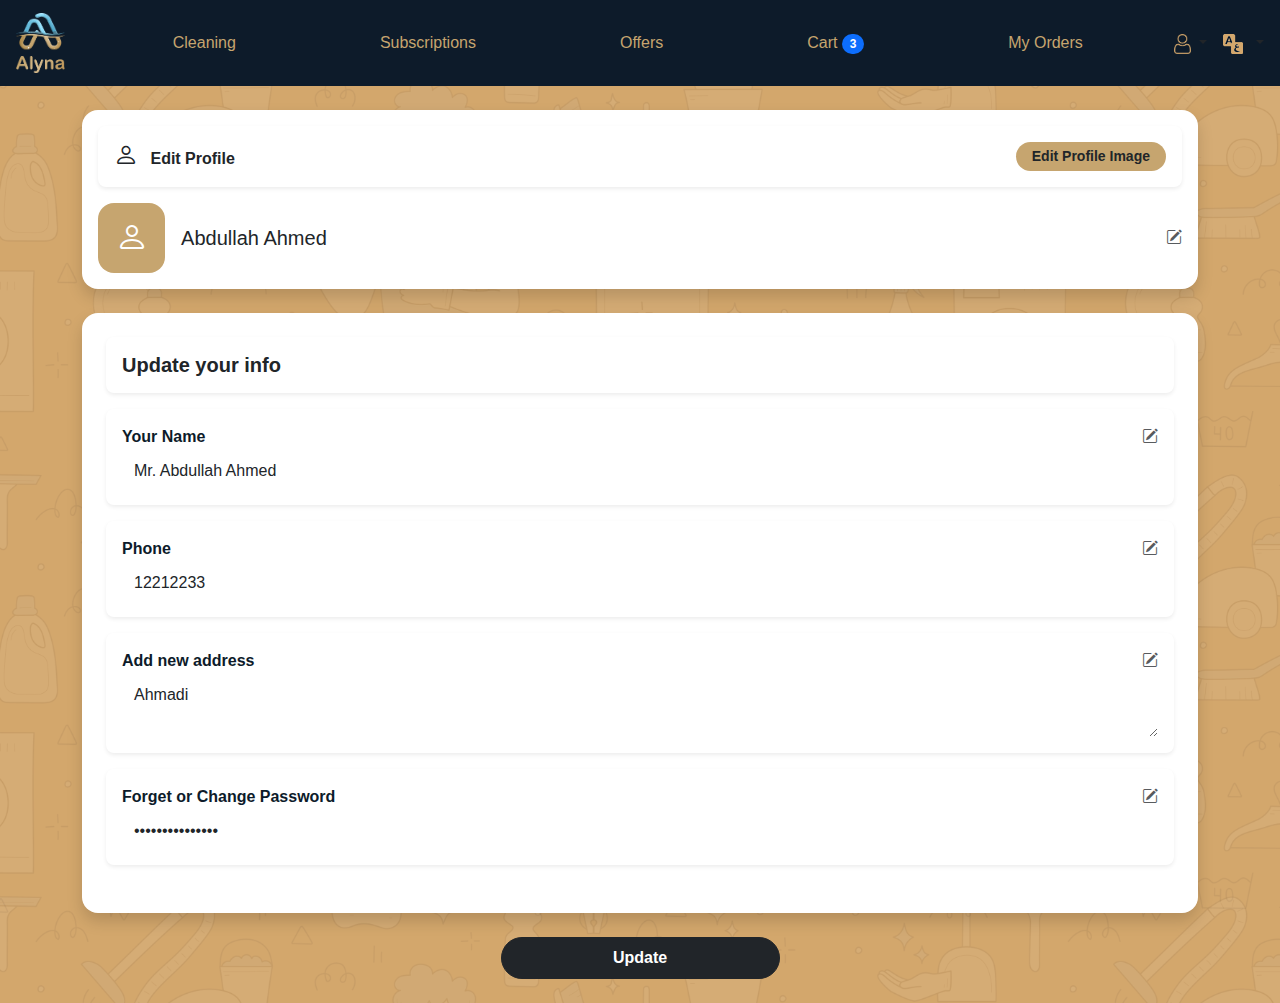
<file: edit_profile.html>
<!DOCTYPE html>
<html lang="en">

<head>
  <meta charset="UTF-8">
  <title>Edit Profile</title>
  <meta name="viewport" content="width=device-width, initial-scale=1">
  <!-- Bootstrap CSS -->
  <link href="css/bootstrap.min.css" rel="stylesheet">
  <link href="https://cdn.jsdelivr.net/npm/bootstrap-icons@1.10.5/font/bootstrap-icons.css" rel="stylesheet">
  <link rel="stylesheet" href="css/style.css">
</head>

<body class="profile-page">

  <!-- Top Bar -->
  <nav class="navbar navbar-expand-xl navbar-dark custom-navbar px-3">
    <!-- Hamburger Menu (Left) - Visible only on mobile -->
    <button class="navbar-toggler d-xl-none me-auto" type="button" data-bs-toggle="offcanvas"
      data-bs-target="#offcanvasMenu" aria-controls="offcanvasMenu">
      <span class="navbar-toggler-icon"></span>
    </button>

    <!-- Logo Centered (Visible only on mobile) -->
    <div class="position-absolute top-50 start-50 translate-middle d-xl-none text-center">
      <a class="navbar-brand d-flex flex-column align-items-center mb-0" href="#">
        <img src="images/logo.png" alt="Logo" height="50px">

      </a>
    </div>

    <!-- Cart Icon + Language Dropdown (Right) - Visible only on mobile -->
    <div class="d-xl-none d-flex align-items-center ms-auto gap-2">
      <!-- Cart Icon -->
      <a href="cart_n.html" class="text-white position-relative">
        <i class="bi bi-cart" style="font-size: 1.6rem;"></i>
        <span class="badge bg-primary position-absolute top-0 start-100 translate-middle rounded-circle p-1"
          style="font-size: 0.6rem;">3</span>
      </a>

      <!-- Language Dropdown -->
      <div class="dropdown">
        <button class="btn bg-transparent p-0 border-0 dropdown-toggle" type="button" id="languageDropdownMobile"
          data-bs-toggle="dropdown" aria-expanded="false">
          <img src="images/language_icon.png" alt="Language" height="20px">
        </button>
        <ul class="dropdown-menu dropdown-menu-end" aria-labelledby="languageDropdownMobile">
          <li>
            <a class="dropdown-item d-flex align-items-center" href="#">
              <img src="images/united-kingdom.png" alt="English" height="20px" class="me-2"> English
            </a>
          </li>
          <li>
            <a class="dropdown-item d-flex align-items-center" href="#">
              <img src="images/united-arab-emirates.png" alt="Arabic" height="20px" class="me-2"> Arabic
            </a>
          </li>
        </ul>
      </div>
    </div>



    <!-- Full Nav for Desktop -->
    <div class="collapse navbar-collapse d-none d-xl-flex" id="navbarMain">
      <a class="navbar-brand d-flex align-items-center me-3" href="#">
        <img src="images/logo.png" alt="Logo" height="60px">
      </a>
      <div class="navbar-nav mx-auto custom-nav-links">
        <a class="nav-link" href="appointment.html">Cleaning</a>
        <a class="nav-link" href="cleaning-subscription.html">Subscriptions</a>
        <a class="nav-link" href="offer.html">Offers</a>
        <a class="nav-link" href="cart_n.html">Cart <span class="badge bg-primary rounded-pill">3</span></a>
        <a class="nav-link" href="completed_services.html">My Orders</a>
      </div>
      <div class="d-flex align-items-center gap-3">
        <div class="d-flex align-items-center gap-3">
          <div class="dropdown">
            <button class="btn bg-transparent p-0 border-0 dropdown-toggle" type="button" id="userDropdown"
              data-bs-toggle="dropdown" aria-expanded="false">
              <img src="images/profile_icon.png" alt="profile_icon" height="20px">
            </button>
            <ul class="dropdown-menu dropdown-menu-end" aria-labelledby="userDropdown">
              <li><a class="dropdown-item" href="profile.html"><i class="bi bi-person me-2"></i>Profile</a></li>
              <li>
                <hr class="dropdown-divider">
              </li>
              <li><a class="dropdown-item text-danger" href="logout.html"><i
                    class="bi bi-box-arrow-right me-2"></i>Logout</a></li>
            </ul>
          </div>
          <div class="dropdown">
            <button class="btn bg-transparent p-0 border-0 dropdown-toggle" type="button" id="languageDropdown"
              data-bs-toggle="dropdown" aria-expanded="false">
              <img src="images/language_icon.png" alt="English" height="20px" class="me-1">
            </button>
            <ul class="dropdown-menu dropdown-menu-end" aria-labelledby="languageDropdown">
              <li>
                <a class="dropdown-item d-flex align-items-center" href="#">
                  <img src="images/united-kingdom.png" alt="English" height="20px" class="me-2"> English
                </a>
              </li>
              <li>
                <a class="dropdown-item d-flex align-items-center" href="#">
                  <img src="images/united-arab-emirates.png" alt="Arabic" height="20px" class="me-2"> Arabic
                </a>
              </li>
            </ul>
          </div>
        </div>
      </div>
  </nav>



  <!-- Offcanvas Sidebar -->
  <div class="offcanvas offcanvas-start custom-offcanvas  text-white" tabindex="-1" id="offcanvasMenu"
    aria-labelledby="offcanvasMenuLabel">
    <div class="offcanvas-header border-bottom">
      <h5 class="offcanvas-title text-white" id="offcanvasMenuLabel">Menu</h5>
      <button type="button" class="btn-close btn-close-white" data-bs-dismiss="offcanvas" aria-label="Close"></button>
    </div>
    <div class="offcanvas-body">
      <ul class="navbar-nav">
        <li class="nav-item"><a class="nav-link text-white" href="appointment.html">Cleaning</a></li>
        <li class="nav-item"><a class="nav-link text-white" href="cleaning-subscription.html">Subscriptions</a></li>
        <li class="nav-item"><a class="nav-link text-white" href="offer.html">Offers</a></li>
        <li class="nav-item"><a class="nav-link text-white" href="cart_n.html">Cart <span
              class="badge bg-primary rounded-pill">3</span></a></li>
        <li><a class="nav-link text-white " href="completed_services.html">My Orders</a></li>
        <li class="nav-item">
          <div class="d-flex align-items-center gap-3">
            <div class="dropdown">
              <button class="btn bg-transparent p-0 border-0 dropdown-toggle" type="button" id="userDropdown"
                data-bs-toggle="dropdown" aria-expanded="false">
                <img src="images/profile_icon.png" alt="profile_icon" height="25px">
              </button>
              <ul class="dropdown-menu dropdown-menu-end" aria-labelledby="userDropdown">
                <li><a class="dropdown-item" href="profile.html"><i class="bi bi-person me-2"></i>Profile</a></li>
                <li>
                  <hr class="dropdown-divider">
                </li>
                <li><a class="dropdown-item text-danger" href="logout.html"><i
                      class="bi bi-box-arrow-right me-2"></i>Logout</a></li>
              </ul>
            </div>
        </li>
      </ul>
    </div>
  </div>

  <!-- Profile Header Card -->
  <div class="container my-4">
    <div class="bg-white p-3 rounded-4 shadow">

      <!-- Top Header -->
      <!-- Edit Profile Header Card -->
      <div class="card mb-3 shadow-sm border-0 rounded-3">
        <div class="card-body d-flex justify-content-between align-items-center flex-wrap">
          <h6 class="fw-semibold mb-2 mb-sm-0">
            <i class="bi bi-person me-2 fs-4"></i> <!-- fs-4 = larger -->
            Edit Profile
          </h6>
          <button class="btn btn-sm text-dark fw-semibold rounded-pill profile-edit-img-card-button px-3 py-1"
            id="editImageBtn">
            Edit Profile Image
          </button>
          <input type="file" id="profileImageInput" accept="image/*" style="display: none;">

        </div>
      </div>






      <!-- User Info -->
      <div class="d-flex flex-column flex-md-row align-items-center gap-3">
        <!-- Avatar Icon -->
        <div id="profileImagePreview"
          class="settings-details-card-button rounded-4 p-3 d-flex justify-content-center align-items-center mx-auto mx-md-0 overflow-hidden"
          style="width: 70px; height: 70px;">
          <i class="bi bi-person fs-2 text-white"></i>
        </div>


        <!-- Name and Pencil Icon in a new column for mobile -->
        <div
          class="d-flex flex-column flex-md-row align-items-center justify-content-center justify-content-md-start gap-1 w-100 text-center text-md-start">
          <div class="flex-grow-1">
            <h5 class="mb-0">Abdullah Ahmed</h5>
          </div>
          <i class="bi bi-pencil-square text-muted d-block"></i>
        </div>
      </div>



    </div>
  </div>

  <!-- Profile Form -->
  <div class="container pb-4">
    <div class="bg-white p-4 rounded-4 shadow">
      <!-- Info Header -->
      <!-- Header Card -->
      <div class="card mb-3 shadow-sm border-0 rounded-3">
        <div class="card-body d-flex align-items-center gap-3">
          <h5 class="mb-0 fw-semibold">Update your info</h5>
        </div>
      </div>


      <form>

        <!-- Name Card -->
        <div class="card mb-3 shadow-sm border-0 rounded-3">
          <div class="card-body">
            <div class="d-flex justify-content-between align-items-center mb-1">
              <label for="name" class="profile-profile-form-label fw-semibold mb-0">Your Name</label>
              <i class="bi bi-pencil-square text-muted edit-icon" data-target="name"></i>
            </div>
            <input type="text" class="form-control input-borderless" id="name" value="Mr. Abdullah Ahmed" readonly>
          </div>
        </div>

        <!-- Phone Card -->
        <div class="card mb-3 shadow-sm border-0 rounded-3">
          <div class="card-body">
            <div class="d-flex justify-content-between align-items-center mb-1">
              <label for="phone" class="profile-profile-form-label fw-semibold mb-0">Phone</label>
              <i class="bi bi-pencil-square text-muted edit-icon" data-target="phone"></i>
            </div>
            <input type="tel" class="form-control input-borderless" id="phone" value="12212233" readonly>
          </div>
        </div>

        <!-- Address Card -->
        <div class="card mb-3 shadow-sm border-0 rounded-3">
          <div class="card-body">
            <div class="d-flex justify-content-between align-items-center mb-1">
              <label for="address" class="profile-profile-form-label fw-semibold mb-0">Add new address</label>
              <i class="bi bi-pencil-square text-muted edit-icon" data-target="address"></i>
            </div>
            <textarea class="form-control input-borderless" id="address" rows="2" readonly>Ahmadi</textarea>
          </div>
        </div>

        <!-- Password Card -->
        <div class="card mb-4 shadow-sm border-0 rounded-3">
          <div class="card-body">
            <div class="d-flex justify-content-between align-items-center mb-1">
              <label for="password" class="profile-profile-form-label fw-semibold mb-0">Forget or Change
                Password</label>
              <i class="bi bi-pencil-square text-muted edit-icon" data-target="password"></i>
            </div>
            <input type="password" class="form-control input-borderless" id="password" value="***************" readonly>
          </div>
        </div>

      </form>
    </div>

    <br>
    <div class="d-flex justify-content-center">
      <button type="submit" class="btn btn-dark w-25 rounded-pill fw-semibold py-2">Update</button>
    </div>
  </div>


  <!-- Bootstrap JS -->
  <script src="https://cdn.jsdelivr.net/npm/bootstrap@5.3.0/dist/js/bootstrap.bundle.min.js"></script>
  <!-- Script to enable editing -->
  <script src="js/main.js"></script>
</body>

</html>
</file>
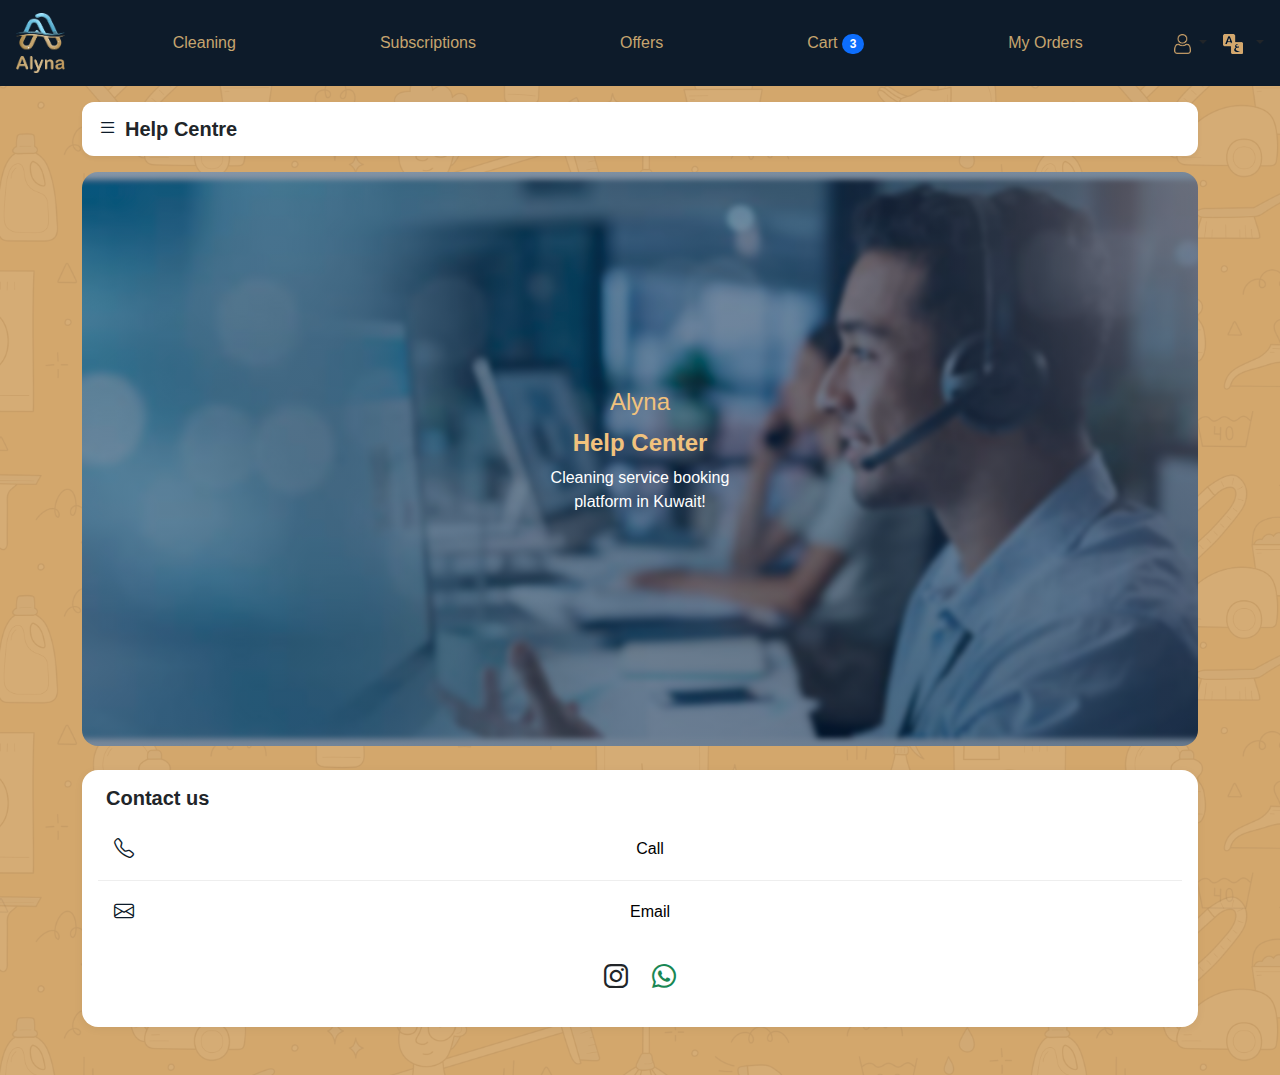
<file: help_center.html>
<!DOCTYPE html>
<html lang="en">

<head>
  <meta charset="UTF-8">
  <title>Help Center</title>
  <meta name="viewport" content="width=device-width, initial-scale=1">
  <!-- Bootstrap CSS -->
  <link href="css/bootstrap.min.css" rel="stylesheet">
  <link href="https://cdn.jsdelivr.net/npm/bootstrap-icons@1.10.5/font/bootstrap-icons.css" rel="stylesheet">
  <link rel="stylesheet" href="css/style.css">

</head>

<body class="profile-page">

  <!-- Top Bar -->
  <nav class="navbar navbar-expand-xl navbar-dark custom-navbar px-3">
    <!-- Hamburger Menu (Left) - Visible only on mobile -->
    <button class="navbar-toggler d-xl-none me-auto" type="button" data-bs-toggle="offcanvas"
      data-bs-target="#offcanvasMenu" aria-controls="offcanvasMenu">
      <span class="navbar-toggler-icon"></span>
    </button>

    <!-- Logo Centered (Visible only on mobile) -->
    <div class="position-absolute top-50 start-50 translate-middle d-xl-none text-center">
      <a class="navbar-brand d-flex flex-column align-items-center mb-0" href="#">
        <img src="images/logo.png" alt="Logo" height="50px">

      </a>
    </div>

    <!-- Cart Icon + Language Dropdown (Right) - Visible only on mobile -->
    <div class="d-xl-none d-flex align-items-center ms-auto gap-2">
      <!-- Cart Icon -->
      <a href="cart_n.html" class="text-white position-relative">
        <i class="bi bi-cart" style="font-size: 1.6rem;"></i>
        <span class="badge bg-primary position-absolute top-0 start-100 translate-middle rounded-circle p-1"
          style="font-size: 0.6rem;">3</span>
      </a>

      <!-- Language Dropdown -->
      <div class="dropdown">
        <button class="btn bg-transparent p-0 border-0 dropdown-toggle" type="button" id="languageDropdownMobile"
          data-bs-toggle="dropdown" aria-expanded="false">
          <img src="images/language_icon.png" alt="Language" height="20px">
        </button>
        <ul class="dropdown-menu dropdown-menu-end" aria-labelledby="languageDropdownMobile">
          <li>
            <a class="dropdown-item d-flex align-items-center" href="#">
              <img src="images/united-kingdom.png" alt="English" height="20px" class="me-2"> English
            </a>
          </li>
          <li>
            <a class="dropdown-item d-flex align-items-center" href="#">
              <img src="images/united-arab-emirates.png" alt="Arabic" height="20px" class="me-2"> Arabic
            </a>
          </li>
        </ul>
      </div>
    </div>



    <!-- Full Nav for Desktop -->
    <div class="collapse navbar-collapse d-none d-xl-flex" id="navbarMain">
      <a class="navbar-brand d-flex align-items-center me-3" href="#">
        <img src="images/logo.png" alt="Logo" height="60px">
      </a>
      <div class="navbar-nav mx-auto custom-nav-links">
        <a class="nav-link" href="appointment.html">Cleaning</a>
        <a class="nav-link" href="cleaning-subscription.html">Subscriptions</a>
        <a class="nav-link" href="offer.html">Offers</a>
        <a class="nav-link" href="cart_n.html">Cart <span class="badge bg-primary rounded-pill">3</span></a>
        <a class="nav-link" href="completed_services.html">My Orders</a>
      </div>
      <div class="d-flex align-items-center gap-3">
        <div class="d-flex align-items-center gap-3">
          <div class="dropdown">
            <button class="btn bg-transparent p-0 border-0 dropdown-toggle" type="button" id="userDropdown"
              data-bs-toggle="dropdown" aria-expanded="false">
              <img src="images/profile_icon.png" alt="profile_icon" height="20px">
            </button>
            <ul class="dropdown-menu dropdown-menu-end" aria-labelledby="userDropdown">
              <li><a class="dropdown-item" href="profile.html"><i class="bi bi-person me-2"></i>Profile</a></li>
              <li>
                <hr class="dropdown-divider">
              </li>
              <li><a class="dropdown-item text-danger" href="logout.html"><i
                    class="bi bi-box-arrow-right me-2"></i>Logout</a></li>
            </ul>
          </div>
          <div class="dropdown">
            <button class="btn bg-transparent p-0 border-0 dropdown-toggle" type="button" id="languageDropdown"
              data-bs-toggle="dropdown" aria-expanded="false">
              <img src="images/language_icon.png" alt="English" height="20px" class="me-1">
            </button>
            <ul class="dropdown-menu dropdown-menu-end" aria-labelledby="languageDropdown">
              <li>
                <a class="dropdown-item d-flex align-items-center" href="#">
                  <img src="images/united-kingdom.png" alt="English" height="20px" class="me-2"> English
                </a>
              </li>
              <li>
                <a class="dropdown-item d-flex align-items-center" href="#">
                  <img src="images/united-arab-emirates.png" alt="Arabic" height="20px" class="me-2"> Arabic
                </a>
              </li>
            </ul>
          </div>
        </div>
      </div>
  </nav>



  <!-- Offcanvas Sidebar -->
  <div class="offcanvas offcanvas-start custom-offcanvas  text-white" tabindex="-1" id="offcanvasMenu"
    aria-labelledby="offcanvasMenuLabel">
    <div class="offcanvas-header border-bottom">
      <h5 class="offcanvas-title text-white" id="offcanvasMenuLabel">Menu</h5>
      <button type="button" class="btn-close btn-close-white" data-bs-dismiss="offcanvas" aria-label="Close"></button>
    </div>
    <div class="offcanvas-body">
      <ul class="navbar-nav">
        <li class="nav-item"><a class="nav-link text-white" href="appointment.html">Cleaning</a></li>
        <li class="nav-item"><a class="nav-link text-white" href="cleaning-subscription.html">Subscriptions</a></li>
        <li class="nav-item"><a class="nav-link text-white" href="offer.html">Offers</a></li>
        <li class="nav-item"><a class="nav-link text-white" href="cart_n.html">Cart <span
              class="badge bg-primary rounded-pill">3</span></a></li>
        <li><a class="nav-link text-white" href="completed_services.html">My Orders</a></li>
        <li class="nav-item">
          <div class="d-flex align-items-center gap-3">
            <div class="dropdown">
              <button class="btn bg-transparent p-0 border-0 dropdown-toggle" type="button" id="userDropdown"
                data-bs-toggle="dropdown" aria-expanded="false">
               <img src="images/profile_icon.png" alt="profile_icon" height="25px">
              </button>
              <ul class="dropdown-menu dropdown-menu-end" aria-labelledby="userDropdown">
                <li><a class="dropdown-item" href="profile.html"><i class="bi bi-person me-2"></i>Profile</a></li>
                <li>
                  <hr class="dropdown-divider">
                </li>
                <li><a class="dropdown-item text-danger" href="logout.html"><i
                      class="bi bi-box-arrow-right me-2"></i>Logout</a></li>
              </ul>
            </div>
        </li>
      </ul>
    </div>
  </div>

  <!-- Search Bar -->
  <div class="container my-3">
    <div class="search-bar">
      <i class="bi bi-list"></i>
      <span class="fw-semibold fs-5">Help Centre</span>
    </div>
  </div>

  <!-- Hero Section -->
  <div class="container mb-4">
    <div class="help-hero">
      <h4>Alyna</h4>
      <h2>Help Center</h2>
      <p>Cleaning service booking<br>platform in Kuwait!</p>
    </div>
  </div>

  <!-- Contact Section -->
  <div class="container mb-5">
    <div class="contact-card p-3">
      <h5 class="fw-semibold ps-2">Contact us</h5>

      <div class="contact-item">
        <i class="bi bi-telephone fs-5 icon-dark-primary"></i>
        <a href="tel:+9651234567" class="fw-medium w-100 text-center d-block">Call</a>
      </div>

      <div class="contact-item">
        <i class="bi bi-envelope fs-5 icon-dark-primary"></i>
        <a href="mailto:someone@example.com" class="fw-medium w-100 text-center d-block">Email</a>
      </div>

      <div class="social-icons">
        <a href="https://instagram.com/yourusername" target="_blank"><i class="bi bi-instagram text-dark"></i></a>

        <a href="https://api.whatsapp.com/send?phone=9651234567" target="_blank">
          <i class="bi bi-whatsapp text-success"></i>
        </a>
      </div>
    </div>
  </div>

  <!-- Bootstrap JS -->
  <script src="https://cdn.jsdelivr.net/npm/bootstrap@5.3.0/dist/js/bootstrap.bundle.min.js"></script>
</body>

</html>
</file>
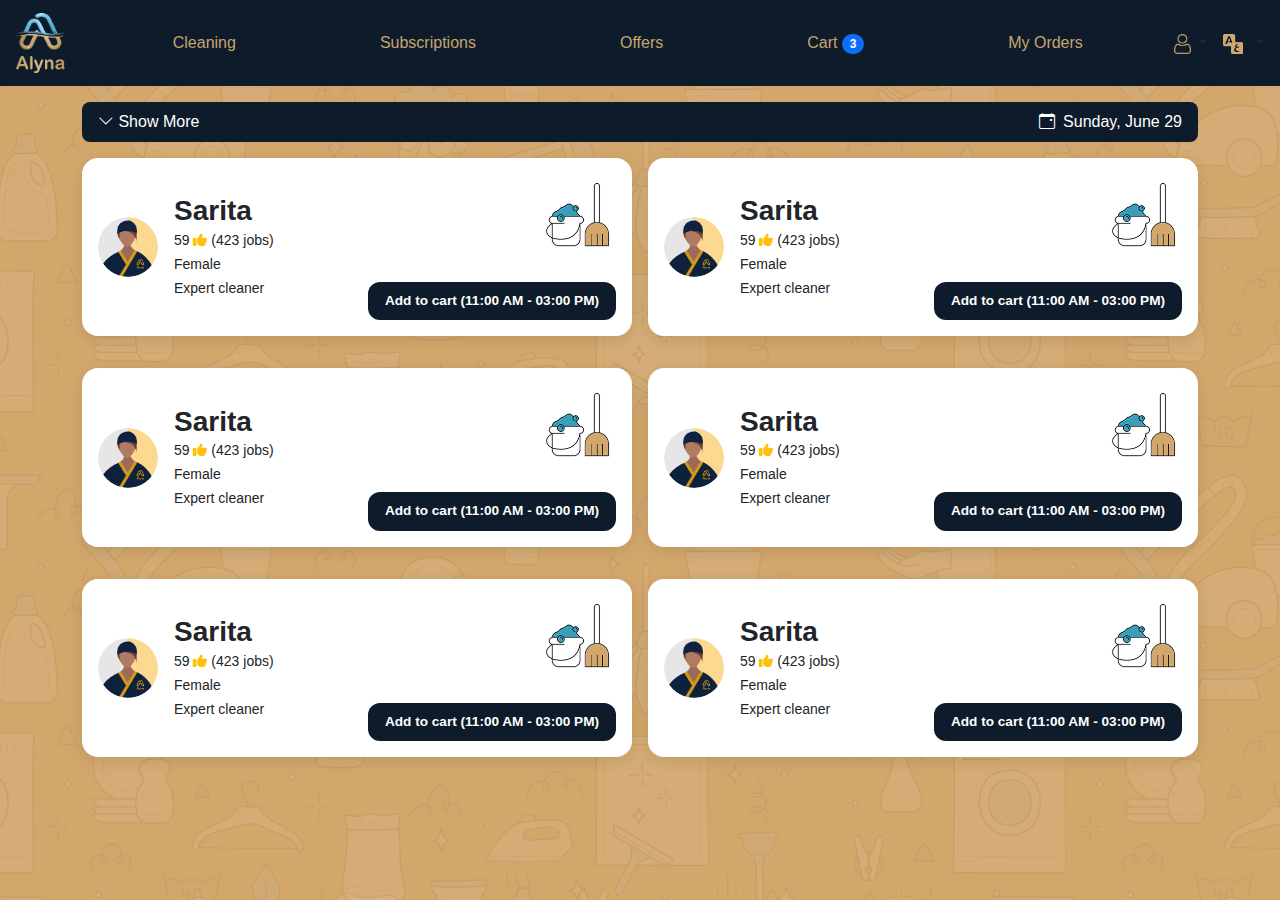
<file: names.html>
<!DOCTYPE html>
<html lang="en">

<head>
  <meta charset="UTF-8" />
  <meta name="viewport" content="width=device-width, initial-scale=1" />
  <title>Cleaner Selection</title>
  <link href="css/bootstrap.min.css" rel="stylesheet" />
  <link href="https://cdn.jsdelivr.net/npm/bootstrap-icons@1.10.5/font/bootstrap-icons.css" rel="stylesheet" />
  <link href="https://cdnjs.cloudflare.com/ajax/libs/font-awesome/6.5.0/css/all.min.css" rel="stylesheet" />
  <link href="css/style.css" rel="stylesheet" />
</head>

<body class="subscription-page">

  <!-- Top Bar -->
  <nav class="navbar navbar-expand-xl navbar-dark custom-navbar px-3">
    <!-- Hamburger Menu (Left) - Visible only on mobile -->
    <button class="navbar-toggler d-xl-none me-auto" type="button" data-bs-toggle="offcanvas"
      data-bs-target="#offcanvasMenu" aria-controls="offcanvasMenu">
      <span class="navbar-toggler-icon"></span>
    </button>

    <!-- Logo Centered (Visible only on mobile) -->
    <div class="position-absolute top-50 start-50 translate-middle d-xl-none text-center">
      <a class="navbar-brand d-flex flex-column align-items-center mb-0" href="#">
        <img src="images/logo.png" alt="Logo" height="50px">

      </a>
    </div>

    <!-- Cart Icon + Language Dropdown (Right) - Visible only on mobile -->
    <div class="d-xl-none d-flex align-items-center ms-auto gap-2">
      <!-- Cart Icon -->
      <a href="cart_n.html" class="text-white position-relative">
        <i class="bi bi-cart" style="font-size: 1.6rem;"></i>
        <span class="badge bg-primary position-absolute top-0 start-100 translate-middle rounded-circle p-1"
          style="font-size: 0.6rem;">3</span>
      </a>

      <!-- Language Dropdown -->
      <div class="dropdown">
        <button class="btn bg-transparent p-0 border-0 dropdown-toggle" type="button" id="languageDropdownMobile"
          data-bs-toggle="dropdown" aria-expanded="false">
          <img src="images/language_icon.png" alt="Language" height="20px">
        </button>
        <ul class="dropdown-menu dropdown-menu-end" aria-labelledby="languageDropdownMobile">
          <li>
            <a class="dropdown-item d-flex align-items-center" href="#">
              <img src="images/united-kingdom.png" alt="English" height="20px" class="me-2"> English
            </a>
          </li>
          <li>
            <a class="dropdown-item d-flex align-items-center" href="#">
              <img src="images/united-arab-emirates.png" alt="Arabic" height="20px" class="me-2"> Arabic
            </a>
          </li>
        </ul>
      </div>
    </div>



    <!-- Full Nav for Desktop -->
    <div class="collapse navbar-collapse d-none d-xl-flex" id="navbarMain">
      <a class="navbar-brand d-flex align-items-center me-3" href="#">
        <img src="images/logo.png" alt="Logo" height="60px">
      </a>
      <div class="navbar-nav mx-auto custom-nav-links">
        <a class="nav-link" href="appointment.html">Cleaning</a>
        <a class="nav-link" href="cleaning-subscription.html">Subscriptions</a>
        <a class="nav-link" href="offer.html">Offers</a>
        <a class="nav-link" href="cart_n.html">Cart <span class="badge bg-primary rounded-pill">3</span></a>
        <a class="nav-link" href="completed_services.html">My Orders</a>
      </div>
      <div class="d-flex align-items-center gap-3">
        <div class="d-flex align-items-center gap-3">
          <div class="dropdown">
            <button class="btn bg-transparent p-0 border-0 dropdown-toggle" type="button" id="userDropdown"
              data-bs-toggle="dropdown" aria-expanded="false">
              <img src="images/profile_icon.png" alt="profile_icon" height="20px">
            </button>
            <ul class="dropdown-menu dropdown-menu-end" aria-labelledby="userDropdown">
              <li><a class="dropdown-item" href="profile.html"><i class="bi bi-person me-2"></i>Profile</a></li>
              <li>
                <hr class="dropdown-divider">
              </li>
              <li><a class="dropdown-item text-danger" href="logout.html"><i
                    class="bi bi-box-arrow-right me-2"></i>Logout</a></li>
            </ul>
          </div>
          <div class="dropdown">
            <button class="btn bg-transparent p-0 border-0 dropdown-toggle" type="button" id="languageDropdown"
              data-bs-toggle="dropdown" aria-expanded="false">
              <img src="images/language_icon.png" alt="English" height="20px" class="me-1">
            </button>
            <ul class="dropdown-menu dropdown-menu-end" aria-labelledby="languageDropdown">
              <li>
                <a class="dropdown-item d-flex align-items-center" href="#">
                  <img src="images/united-kingdom.png" alt="English" height="20px" class="me-2"> English
                </a>
              </li>
              <li>
                <a class="dropdown-item d-flex align-items-center" href="#">
                  <img src="images/united-arab-emirates.png" alt="Arabic" height="20px" class="me-2"> Arabic
                </a>
              </li>
            </ul>
          </div>
        </div>
      </div>
  </nav>



  <!-- Offcanvas Sidebar -->
  <div class="offcanvas offcanvas-start custom-offcanvas  text-white" tabindex="-1" id="offcanvasMenu"
    aria-labelledby="offcanvasMenuLabel">
    <div class="offcanvas-header border-bottom">
      <h5 class="offcanvas-title text-white" id="offcanvasMenuLabel">Menu</h5>
      <button type="button" class="btn-close btn-close-white" data-bs-dismiss="offcanvas" aria-label="Close"></button>
    </div>
    <div class="offcanvas-body">
      <ul class="navbar-nav">
        <li class="nav-item"><a class="nav-link text-white active" href="appointment.html">Cleaning</a></li>
        <li class="nav-item"><a class="nav-link text-white" href="cleaning-subscription.html">Subscriptions</a></li>
        <li class="nav-item"><a class="nav-link text-white" href="offer.html">Offers</a></li>
        <li class="nav-item"><a class="nav-link text-white" href="cart_n.html">Cart <span
              class="badge bg-primary rounded-pill">3</span></a></li>
        <li><a class="nav-link text-white " href="completed_services.html">My Orders</a></li>
        <li class="nav-item">
          <div class="d-flex align-items-center gap-3">
            <div class="dropdown">
              <button class="btn bg-transparent p-0 border-0 dropdown-toggle" type="button" id="userDropdown"
                data-bs-toggle="dropdown" aria-expanded="false">
                <img src="images/profile_icon.png" alt="profile_icon" height="25px">
              </button>
              <ul class="dropdown-menu dropdown-menu-end" aria-labelledby="userDropdown">
                <li><a class="dropdown-item" href="profile.html"><i class="bi bi-person me-2"></i>Profile</a></li>
                <li>
                  <hr class="dropdown-divider">
                </li>
                <li><a class="dropdown-item text-danger" href="logout.html"><i
                      class="bi bi-box-arrow-right me-2"></i>Logout</a></li>
              </ul>
            </div>
        </li>
      </ul>
    </div>
  </div>

  <!-- Filter Bar -->
  <div class="container">
    <div class="filter-bar">
      <span><i class="bi bi-chevron-down"></i> Show More</span>
      <span><i class="bi bi-calendar-event me-2"></i>Sunday, June 29</span>
    </div>
  </div>

  <!-- Cleaner Cards -->
  <div class="container">
    <div class="row row-cols-1 row-cols-md-2 g-3">
      <!-- Repeatable Cleaner Card -->
      <div class="col">
        <div class="card-cleaner">
          <div class="d-flex align-items-center gap-3">
            <img src="images/workerprofile_icon.png" alt="Cleaner" class="avatar" />
            <div>
              <h6 class="mb-0 fw-bold fs-3">Sarita</h6>
              <small>59 <i class="fas fa-thumbs-up text-warning"></i> (423 jobs)</small><br />
              <small>Female</small><br />
              <small>Expert cleaner</small>
            </div>
          </div>
          <div class="text-end">
            <img src="images/cleaning_icon.png" alt="Tools" height="100" />
            <div class="mt-2">
              <button class="btn btn-add-cart">Add to cart (11:00 AM - 03:00 PM)</button>
            </div>
          </div>
        </div>
      </div>
      <!-- Add more cleaner cards here if needed -->
      <div class="col">
        <div class="card-cleaner">
          <div class="d-flex align-items-center gap-3">
            <img src="images/workerprofile_icon.png" alt="Cleaner" class="avatar" />
            <div>
              <h6 class="mb-0 fw-bold fs-3">Sarita</h6>
              <small>59 <i class="fas fa-thumbs-up text-warning"></i> (423 jobs)</small><br />
              <small>Female</small><br />
              <small>Expert cleaner</small>
            </div>
          </div>
          <div class="text-end">
            <img src="images/cleaning_icon.png" alt="Tools" height="100" />
            <div class="mt-2">
              <button class="btn btn-add-cart">Add to cart (11:00 AM - 03:00 PM)</button>
            </div>
          </div>
        </div>
      </div>
      <div class="col">
        <div class="card-cleaner">
          <div class="d-flex align-items-center gap-3">
            <img src="images/workerprofile_icon.png" alt="Cleaner" class="avatar" />
            <div>
              <h6 class="mb-0 fw-bold fs-3">Sarita</h6>
              <small>59 <i class="fas fa-thumbs-up text-warning"></i> (423 jobs)</small><br />
              <small>Female</small><br />
              <small>Expert cleaner</small>
            </div>
          </div>
          <div class="text-end">
            <img src="images/cleaning_icon.png" alt="Tools" height="100" />
            <div class="mt-2">
              <button class="btn btn-add-cart">Add to cart (11:00 AM - 03:00 PM)</button>
            </div>
          </div>
        </div>
      </div>
      <div class="col">
        <div class="card-cleaner">
          <div class="d-flex align-items-center gap-3">
            <img src="images/workerprofile_icon.png" alt="Cleaner" class="avatar" />
            <div>
              <h6 class="mb-0 fw-bold fs-3">Sarita</h6>
              <small>59 <i class="fas fa-thumbs-up text-warning"></i> (423 jobs)</small><br />
              <small>Female</small><br />
              <small>Expert cleaner</small>
            </div>
          </div>
          <div class="text-end">
            <img src="images/cleaning_icon.png" alt="Tools" height="100" />
            <div class="mt-2">
              <button class="btn btn-add-cart">Add to cart (11:00 AM - 03:00 PM)</button>
            </div>
          </div>
        </div>
      </div>
      <div class="col">
        <div class="card-cleaner">
          <div class="d-flex align-items-center gap-3">
            <img src="images/workerprofile_icon.png" alt="Cleaner" class="avatar" />
            <div>
              <h6 class="mb-0 fw-bold fs-3">Sarita</h6>
              <small>59 <i class="fas fa-thumbs-up text-warning"></i> (423 jobs)</small><br />
              <small>Female</small><br />
              <small>Expert cleaner</small>
            </div>
          </div>
          <div class="text-end">
            <img src="images/cleaning_icon.png" alt="Tools" height="100" />
            <div class="mt-2">
              <button class="btn btn-add-cart">Add to cart (11:00 AM - 03:00 PM)</button>
            </div>
          </div>
        </div>
      </div>
      <div class="col">
        <div class="card-cleaner">
          <div class="d-flex align-items-center gap-3">
            <img src="images/workerprofile_icon.png" alt="Cleaner" class="avatar" />
            <div>
              <h6 class="mb-0 fw-bold fs-3">Sarita</h6>
              <small>59 <i class="fas fa-thumbs-up text-warning"></i> (423 jobs)</small><br />
              <small>Female</small><br />
              <small>Expert cleaner</small>
            </div>
          </div>
          <div class="text-end">
            <img src="images/cleaning_icon.png" alt="Tools" height="100" />
            <div class="mt-2">
              <button class="btn btn-add-cart">Add to cart (11:00 AM - 03:00 PM)</button>
            </div>
          </div>
        </div>
      </div>
    </div>
  </div>

  <script src="https://cdn.jsdelivr.net/npm/bootstrap@5.3.0/dist/js/bootstrap.bundle.min.js"></script>
</body>

</html>
</file>
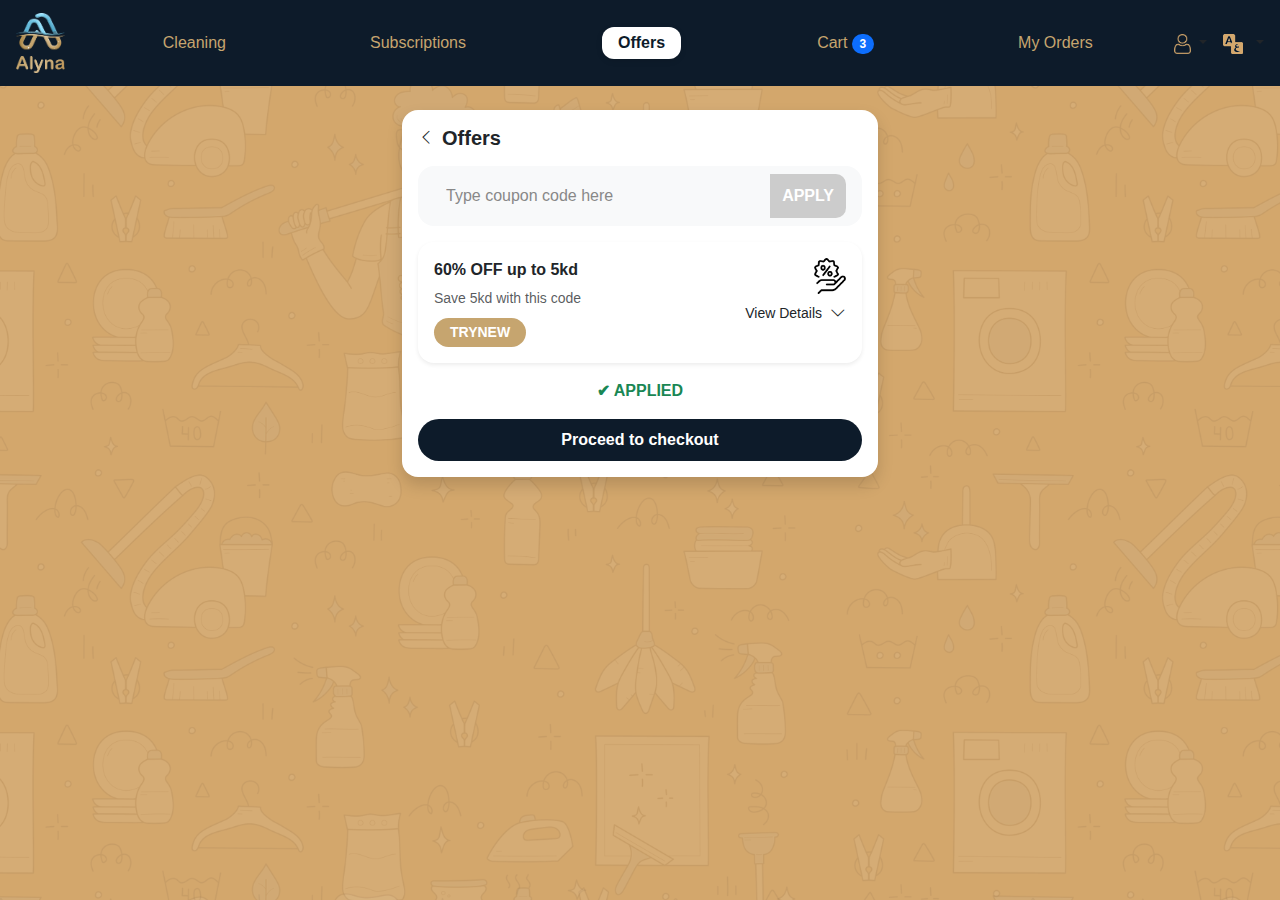
<file: offer.html>
<!DOCTYPE html>
<html lang="en">

<head>
  <meta charset="UTF-8" />
  <meta name="viewport" content="width=device-width, initial-scale=1.0" />
  <title>Alyna - Offers</title>
  <link href="css/bootstrap.min.css" rel="stylesheet" />
  <link href="https://cdn.jsdelivr.net/npm/bootstrap-icons@1.10.5/font/bootstrap-icons.css" rel="stylesheet">
  <link rel="stylesheet" href="css/style.css">
</head>

<body class="offer-page">
  <!-- Top Bar -->
  <nav class="navbar navbar-expand-xl navbar-dark custom-navbar px-3">
    <!-- Hamburger Menu (Left) - Visible only on mobile -->
    <button class="navbar-toggler d-xl-none me-auto" type="button" data-bs-toggle="offcanvas"
      data-bs-target="#offcanvasMenu" aria-controls="offcanvasMenu">
      <span class="navbar-toggler-icon"></span>
    </button>

    <!-- Logo Centered (Visible only on mobile) -->
    <div class="position-absolute top-50 start-50 translate-middle d-xl-none text-center">
      <a class="navbar-brand d-flex flex-column align-items-center mb-0" href="#">
        <img src="images/logo.png" alt="Logo" height="50px">

      </a>
    </div>

    <!-- Cart Icon + Language Dropdown (Right) - Visible only on mobile -->
    <div class="d-xl-none d-flex align-items-center ms-auto gap-2">
      <!-- Cart Icon -->
      <a href="cart_n.html" class="text-white position-relative">
        <i class="bi bi-cart" style="font-size: 1.6rem;"></i>
        <span class="badge bg-primary position-absolute top-0 start-100 translate-middle rounded-circle p-1"
          style="font-size: 0.6rem;">3</span>
      </a>

      <!-- Language Dropdown -->
      <div class="dropdown">
        <button class="btn bg-transparent p-0 border-0 dropdown-toggle" type="button" id="languageDropdownMobile"
          data-bs-toggle="dropdown" aria-expanded="false">
          <img src="images/language_icon.png" alt="Language" height="20px">
        </button>
        <ul class="dropdown-menu dropdown-menu-end" aria-labelledby="languageDropdownMobile">
          <li>
            <a class="dropdown-item d-flex align-items-center" href="#">
              <img src="images/united-kingdom.png" alt="English" height="20px" class="me-2"> English
            </a>
          </li>
          <li>
            <a class="dropdown-item d-flex align-items-center" href="#">
              <img src="images/united-arab-emirates.png" alt="Arabic" height="20px" class="me-2"> Arabic
            </a>
          </li>
        </ul>
      </div>
    </div>



    <!-- Full Nav for Desktop -->
    <div class="collapse navbar-collapse d-none d-xl-flex" id="navbarMain">
      <a class="navbar-brand d-flex align-items-center me-3" href="#">
        <img src="images/logo.png" alt="Logo" height="60px">
      </a>
      <div class="navbar-nav mx-auto custom-nav-links">
        <a class="nav-link" href="appointment.html">Cleaning</a>
        <a class="nav-link" href="cleaning-subscription.html">Subscriptions</a>
        <a class="nav-link active" href="offer.html">Offers</a>
        <a class="nav-link" href="cart_n.html">Cart <span class="badge bg-primary rounded-pill">3</span></a>
        <a class="nav-link" href="completed_services.html">My Orders</a>
      </div>
      <div class="d-flex align-items-center gap-3">
        <div class="d-flex align-items-center gap-3">
          <div class="dropdown">
            <button class="btn bg-transparent p-0 border-0 dropdown-toggle" type="button" id="userDropdown"
              data-bs-toggle="dropdown" aria-expanded="false">
              <img src="images/profile_icon.png" alt="profile_icon" height="20px">
            </button>
            <ul class="dropdown-menu dropdown-menu-end" aria-labelledby="userDropdown">
              <li><a class="dropdown-item" href="profile.html"><i class="bi bi-person me-2"></i>Profile</a></li>
              <li>
                <hr class="dropdown-divider">
              </li>
              <li><a class="dropdown-item text-danger" href="logout.html"><i
                    class="bi bi-box-arrow-right me-2"></i>Logout</a></li>
            </ul>
          </div>
          <div class="dropdown">
            <button class="btn bg-transparent p-0 border-0 dropdown-toggle" type="button" id="languageDropdown"
              data-bs-toggle="dropdown" aria-expanded="false">
              <img src="images/language_icon.png" alt="English" height="20px" class="me-1">
            </button>
            <ul class="dropdown-menu dropdown-menu-end" aria-labelledby="languageDropdown">
              <li>
                <a class="dropdown-item d-flex align-items-center" href="#">
                  <img src="images/united-kingdom.png" alt="English" height="20px" class="me-2"> English
                </a>
              </li>
              <li>
                <a class="dropdown-item d-flex align-items-center" href="#">
                  <img src="images/united-arab-emirates.png" alt="Arabic" height="20px" class="me-2"> Arabic
                </a>
              </li>
            </ul>
          </div>
        </div>
      </div>
  </nav>



  <!-- Offcanvas Sidebar -->
  <div class="offcanvas offcanvas-start custom-offcanvas  text-white" tabindex="-1" id="offcanvasMenu"
    aria-labelledby="offcanvasMenuLabel">
    <div class="offcanvas-header border-bottom">
      <h5 class="offcanvas-title text-white" id="offcanvasMenuLabel">Menu</h5>
      <button type="button" class="btn-close btn-close-white" data-bs-dismiss="offcanvas" aria-label="Close"></button>
    </div>
    <div class="offcanvas-body">
      <ul class="navbar-nav">
        <li class="nav-item"><a class="nav-link text-white" href="appointment.html">Cleaning</a></li>
        <li class="nav-item"><a class="nav-link text-white" href="cleaning-subscription.html">Subscriptions</a></li>
        <li class="nav-item"><a class="nav-link text-white active" href="offer.html">Offers</a></li>
        <li class="nav-item"><a class="nav-link text-white" href="cart_n.html">Cart <span
              class="badge bg-primary rounded-pill">3</span></a></li>
        <li><a class="nav-link text-white" href="completed_services.html">My Orders</a></li>
        <li class="nav-item">
          <div class="d-flex align-items-center gap-3">
            <div class="dropdown">
              <button class="btn bg-transparent p-0 border-0 dropdown-toggle" type="button" id="userDropdown"
                data-bs-toggle="dropdown" aria-expanded="false">
                <img src="images/profile_icon.png" alt="profile_icon" height="25px">
              </button>
              <ul class="dropdown-menu dropdown-menu-end" aria-labelledby="userDropdown">
                <li><a class="dropdown-item" href="profile.html"><i class="bi bi-person me-2"></i>Profile</a></li>
                <li>
                  <hr class="dropdown-divider">
                </li>
                <li><a class="dropdown-item text-danger" href="logout.html"><i
                      class="bi bi-box-arrow-right me-2"></i>Logout</a></li>
              </ul>
            </div>
        </li>
      </ul>
    </div>
  </div>

  <!-- Main Content -->
  <div class="container py-4" style="max-width: 500px;">
    <!-- Offer Card -->
    <div class="bg-white rounded-4 shadow p-3 mb-3">
      <!-- Header -->
      <div class="d-flex align-items-center mb-3">
        <i class="bi bi-chevron-left me-2"></i>
        <h5 class="mb-0 fw-semibold">Offers</h5>
      </div>

      <!-- Coupon Input -->
      <div class="input-group mb-3 bg-light rounded-4 px-3 py-2">
        <input type="text" class="form-control border-0 bg-transparent" placeholder="Type coupon code here" />
        <button class="btn btn-light fw-semibold">APPLY</button>
      </div>

      <!-- Offer Details Card -->
      <div class="bg-white rounded-4 p-3 shadow-sm mb-3 border-0 offer-details-card">
        <div class="d-flex justify-content-between align-items-start">
          <div>
            <p class="fw-bold mb-1">60% OFF up to 5kd</p>
            <small class="text-muted">Save 5kd with this code</small><br>
            <button
              class="btn btn-sm rounded-pill px-3 py-1 mt-2 text-white fw-semibold offer-details-card-button">TRYNEW</button>
          </div>
          <div class="text-end">
            <img src="images/offer_icon.png" alt="Offer" style="width: 32px;" class="mb-1">
            <div class="d-flex justify-content-end align-items-center mt-1">
              <a href="#" class="small text-dark text-decoration-none">View Details</a>
              <i class="bi bi-chevron-down ms-2"></i>
            </div>
          </div>
        </div>
      </div>

      <!-- Applied Message -->
      <div class="text-center text-success fw-semibold mb-3">✔ APPLIED</div>

      <!-- Proceed Button -->
      <div class="d-grid">
        <button class="btn text-white fw-semibold rounded-pill py-2" style="background-color: #0d1b2a;">
          Proceed to checkout
        </button>
      </div>
    </div>
  </div>

  <!-- Icon -->
  <img src="images/coupon_icon.png" alt="Coupon Icon" class="coupon-icon-bottom-left">

  <!-- Scripts -->
  <script src="https://cdn.jsdelivr.net/npm/bootstrap@5.3.3/dist/js/bootstrap.bundle.min.js"></script>
</body>

</html>
</file>
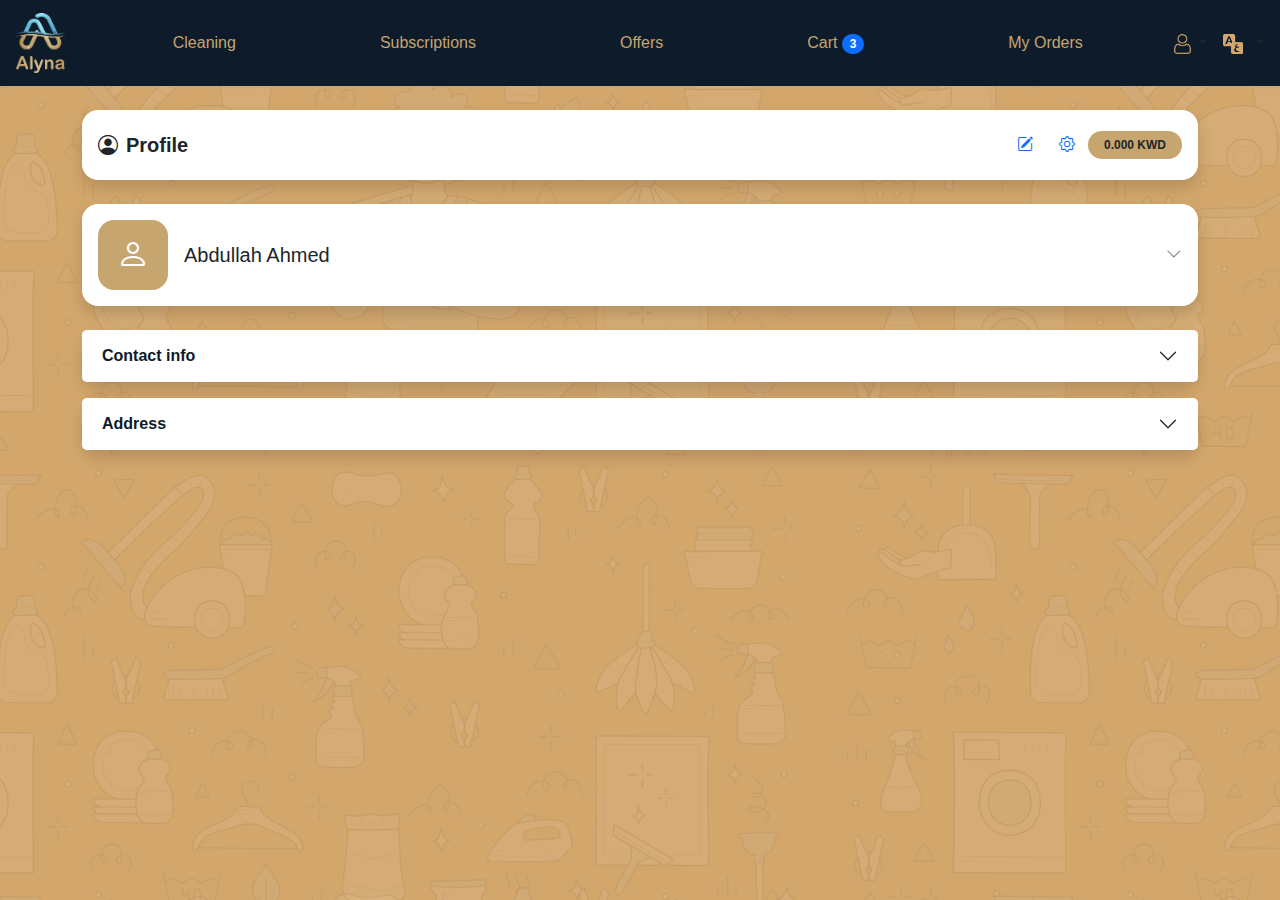
<file: profile.html>
<!DOCTYPE html>
<html lang="en">

<head>
  <meta charset="UTF-8">
  <title>Profile</title>
  <meta name="viewport" content="width=device-width, initial-scale=1">

  <!-- Bootstrap CSS & Icons -->
  <link href="css/bootstrap.min.css" rel="stylesheet">
  <link href="https://cdn.jsdelivr.net/npm/bootstrap-icons@1.10.5/font/bootstrap-icons.css" rel="stylesheet">

  <link rel="stylesheet" href="css/style.css"> <!-- Optional -->
</head>

<body class="appointment-body">

  <!-- Top Bar -->
  <nav class="navbar navbar-expand-xl navbar-dark custom-navbar px-3">
    <!-- Hamburger Menu (Left) - Visible only on mobile -->
    <button class="navbar-toggler d-xl-none me-auto" type="button" data-bs-toggle="offcanvas"
      data-bs-target="#offcanvasMenu" aria-controls="offcanvasMenu">
      <span class="navbar-toggler-icon"></span>
    </button>

    <!-- Logo Centered (Visible only on mobile) -->
    <div class="position-absolute top-50 start-50 translate-middle d-xl-none text-center">
      <a class="navbar-brand d-flex flex-column align-items-center mb-0" href="#">
        <img src="images/logo.png" alt="Logo" height="50px">

      </a>
    </div>

    <!-- Cart Icon + Language Dropdown (Right) - Visible only on mobile -->
    <div class="d-xl-none d-flex align-items-center ms-auto gap-2">
      <!-- Cart Icon -->
      <a href="cart_n.html" class="text-white position-relative">
        <i class="bi bi-cart" style="font-size: 1.6rem;"></i>
        <span class="badge bg-primary position-absolute top-0 start-100 translate-middle rounded-circle p-1"
          style="font-size: 0.6rem;">3</span>
      </a>

      <!-- Language Dropdown -->
      <div class="dropdown">
        <button class="btn bg-transparent p-0 border-0 dropdown-toggle" type="button" id="languageDropdownMobile"
          data-bs-toggle="dropdown" aria-expanded="false">
          <img src="images/language_icon.png" alt="Language" height="20px">
        </button>
        <ul class="dropdown-menu dropdown-menu-end" aria-labelledby="languageDropdownMobile">
          <li>
            <a class="dropdown-item d-flex align-items-center" href="#">
              <img src="images/united-kingdom.png" alt="English" height="20px" class="me-2"> English
            </a>
          </li>
          <li>
            <a class="dropdown-item d-flex align-items-center" href="#">
              <img src="images/united-arab-emirates.png" alt="Arabic" height="20px" class="me-2"> Arabic
            </a>
          </li>
        </ul>
      </div>
    </div>



    <!-- Full Nav for Desktop -->
    <div class="collapse navbar-collapse d-none d-xl-flex" id="navbarMain">
      <a class="navbar-brand d-flex align-items-center me-3" href="#">
        <img src="images/logo.png" alt="Logo" height="60px">
      </a>
      <div class="navbar-nav mx-auto custom-nav-links">
        <a class="nav-link " href="appointment.html">Cleaning</a>
        <a class="nav-link" href="cleaning-subscription.html">Subscriptions</a>
        <a class="nav-link" href="offer.html">Offers</a>
        <a class="nav-link" href="cart_n.html">Cart <span class="badge bg-primary rounded-pill">3</span></a>
        <a class="nav-link" href="completed_services.html">My Orders</a>
      </div>
      <div class="d-flex align-items-center gap-3">
        <div class="d-flex align-items-center gap-3">
          <div class="dropdown">
            <button class="btn bg-transparent p-0 border-0 dropdown-toggle" type="button" id="userDropdown"
              data-bs-toggle="dropdown" aria-expanded="false">
             <img src="images/profile_icon.png" alt="profile_icon" height="20px">
            </button>
            <ul class="dropdown-menu dropdown-menu-end" aria-labelledby="userDropdown">
              <li><a class="dropdown-item" href="profile.html"><i class="bi bi-person me-2"></i>Profile</a></li>
              <li>
                <hr class="dropdown-divider">
              </li>
              <li><a class="dropdown-item text-danger" href="logout.html"><i
                    class="bi bi-box-arrow-right me-2"></i>Logout</a></li>
            </ul>
          </div>
          <div class="dropdown">
            <button class="btn bg-transparent p-0 border-0 dropdown-toggle" type="button" id="languageDropdown"
              data-bs-toggle="dropdown" aria-expanded="false">
              <img src="images/language_icon.png" alt="English" height="20px" class="me-1">
            </button>
            <ul class="dropdown-menu dropdown-menu-end" aria-labelledby="languageDropdown">
              <li>
                <a class="dropdown-item d-flex align-items-center" href="#">
                  <img src="images/united-kingdom.png" alt="English" height="20px" class="me-2"> English
                </a>
              </li>
              <li>
                <a class="dropdown-item d-flex align-items-center" href="#">
                  <img src="images/united-arab-emirates.png" alt="Arabic" height="20px" class="me-2"> Arabic
                </a>
              </li>
            </ul>
          </div>
        </div>
      </div>
  </nav>



  <!-- Offcanvas Sidebar -->
  <div class="offcanvas offcanvas-start custom-offcanvas  text-white" tabindex="-1" id="offcanvasMenu"
    aria-labelledby="offcanvasMenuLabel">
    <div class="offcanvas-header border-bottom">
      <h5 class="offcanvas-title text-white" id="offcanvasMenuLabel">Menu</h5>
      <button type="button" class="btn-close btn-close-white" data-bs-dismiss="offcanvas" aria-label="Close"></button>
    </div>
    <div class="offcanvas-body">
      <ul class="navbar-nav">
        <li class="nav-item"><a class="nav-link text-white" href="appointment.html">Cleaning</a></li>
        <li class="nav-item"><a class="nav-link text-white" href="cleaning-subscription.html">Subscriptions</a></li>
        <li class="nav-item"><a class="nav-link text-white" href="offer.html">Offers</a></li>
        <li class="nav-item"><a class="nav-link text-white" href="cart_n.html">Cart <span
              class="badge bg-primary rounded-pill">3</span></a></li>
        <li><a class="nav-link text-white" href="completed_services.html">My Orders</a></li>
        <li class="nav-item">
          <div class="d-flex align-items-center gap-3">
            <div class="dropdown">
              <button class="btn bg-transparent p-0 border-0 dropdown-toggle" type="button" id="userDropdown"
                data-bs-toggle="dropdown" aria-expanded="false">
                <img src="images/profile_icon.png" alt="profile_icon" height="25px">
              </button>
              <ul class="dropdown-menu dropdown-menu-end" aria-labelledby="userDropdown">
                <li><a class="dropdown-item" href="profile.html"><i class="bi bi-person me-2"></i>Profile</a></li>
                <li>
                  <hr class="dropdown-divider">
                </li>
                <li><a class="dropdown-item text-danger" href="logout.html"><i
                      class="bi bi-box-arrow-right me-2"></i>Logout</a></li>
              </ul>
            </div>
        </li>
      </ul>
    </div>
  </div>

  <!-- Profile Section -->
  <div class="container my-4">
    <div class="bg-white p-3 rounded-4 shadow mb-4">
      <div class="d-flex justify-content-between align-items-center">
        <h5 class="fw-bold mb-0"><i class="bi bi-person-circle me-2"></i>Profile</h5>
        <div class="d-flex align-items-center ">
          <button class="btn btn-link text-dark"><a href="edit_profile.html"><i class="bi bi-pencil-square"></i></a></button>
          <button class="btn btn-link text-dark"><a href="settings.html"><i class="bi bi-gear"></i></a></button>
          <span class="badge rounded-pill  text-dark px-3 py-2 settings-details-card-button">0.000 KWD</span>
        </div>
      </div>
    </div>

    <!-- User Card -->
    <div class="bg-white p-3 rounded-4 shadow mb-4 d-flex align-items-center gap-3">
      <div class="settings-details-card-button rounded-4 p-3 d-flex justify-content-center align-items-center"
        style="width: 70px; height: 70px;">
        <i class="bi bi-person fs-2 text-white"></i>
      </div>
      <div class="flex-grow-1">
        <h5 class="mb-0">Abdullah Ahmed</h5>
      </div>
      <i class="bi bi-chevron-down text-secondary"></i>
    </div>

    <!-- Contact Info -->
    <div class="bg-white rounded-4 shadow mb-3">
      <div class="accordion" id="contactAccordion">
        <div class="accordion-item border-0">
          <h2 class="accordion-header">
            <button class="accordion-button collapsed fw-bold" type="button" data-bs-toggle="collapse"
              data-bs-target="#contactCollapse">
              Contact info
            </button>
          </h2>
          <div id="contactCollapse" class="accordion-collapse collapse" data-bs-parent="#contactAccordion">
            <div class="accordion-body">

              <div class="d-flex justify-content-between mb-2">
                <span><i class="bi bi-telephone me-2"></i>Phone</span>
                <span class="text-muted">22442200</span>
              </div>
              <div class="d-flex justify-content-between">
                <span><i class="bi bi-envelope me-2"></i>Email</span>
                <span class="text-muted">tahersagwadiya53@gmail.com</span>
              </div>
            </div>
          </div>
        </div>
      </div>
    </div>

    <!-- Address Section -->
    <div class="bg-white rounded-4 shadow">
      <div class="accordion" id="addressAccordion">
        <div class="accordion-item border-0">
          <h2 class="accordion-header">
            <button class="accordion-button collapsed fw-bold" type="button" data-bs-toggle="collapse"
              data-bs-target="#addressCollapse">
              Address
            </button>
          </h2>
          <div id="addressCollapse" class="accordion-collapse collapse" data-bs-parent="#addressAccordion">
            <div class="accordion-body">

              <div class="mb-3"><i class="bi bi-square-fill me-2 text-secondary"></i>Address: 1</div>
              <hr>
              <div class="mb-3"><i class="bi bi-square-fill me-2 text-secondary"></i>Address: 2</div>
              <hr>
              <div class="mb-3"><i class="bi bi-square-fill me-2 text-secondary"></i>Address: 3</div>
              <hr>
            </div>
          </div>
        </div>
      </div>
    </div>

  </div>

  <script src="https://cdn.jsdelivr.net/npm/bootstrap@5.3.0/dist/js/bootstrap.bundle.min.js"></script>
</body>

</html>
</file>
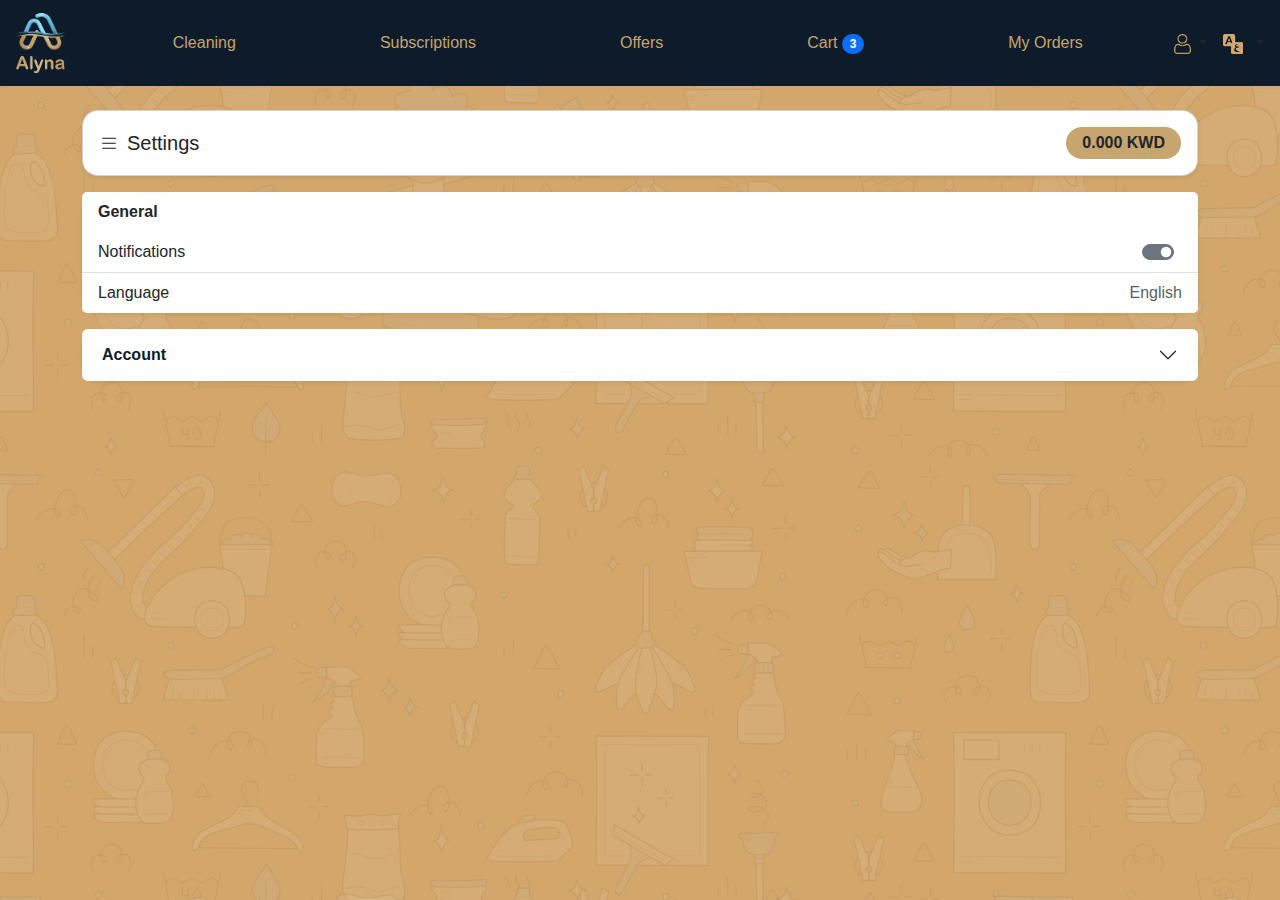
<file: settings.html>
<!DOCTYPE html>
<html lang="en">

<head>
  <meta charset="UTF-8">
  <title>Settings</title>
  <meta name="viewport" content="width=device-width, initial-scale=1">

  <!-- Bootstrap CSS -->
  <link href="css/bootstrap.min.css" rel="stylesheet">
  <link href="https://cdn.jsdelivr.net/npm/bootstrap-icons@1.10.5/font/bootstrap-icons.css" rel="stylesheet">
  <link rel="stylesheet" href="css/style.css">
</head>

<body class="appointment-body">

  <!-- Top Bar -->
  <nav class="navbar navbar-expand-xl navbar-dark custom-navbar px-3">
    <!-- Hamburger Menu (Left) - Visible only on mobile -->
    <button class="navbar-toggler d-xl-none me-auto" type="button" data-bs-toggle="offcanvas"
      data-bs-target="#offcanvasMenu" aria-controls="offcanvasMenu">
      <span class="navbar-toggler-icon"></span>
    </button>

    <!-- Logo Centered (Visible only on mobile) -->
    <div class="position-absolute top-50 start-50 translate-middle d-xl-none text-center">
      <a class="navbar-brand d-flex flex-column align-items-center mb-0" href="#">
        <img src="images/logo.png" alt="Logo" height="50px">

      </a>
    </div>

    <!-- Cart Icon + Language Dropdown (Right) - Visible only on mobile -->
    <div class="d-xl-none d-flex align-items-center ms-auto gap-2">
      <!-- Cart Icon -->
      <a href="cart_n.html" class="text-white position-relative">
        <i class="bi bi-cart" style="font-size: 1.6rem;"></i>
        <span class="badge bg-primary position-absolute top-0 start-100 translate-middle rounded-circle p-1"
          style="font-size: 0.6rem;">3</span>
      </a>

      <!-- Language Dropdown -->
      <div class="dropdown">
        <button class="btn bg-transparent p-0 border-0 dropdown-toggle" type="button" id="languageDropdownMobile"
          data-bs-toggle="dropdown" aria-expanded="false">
          <img src="images/language_icon.png" alt="Language" height="20px">
        </button>
        <ul class="dropdown-menu dropdown-menu-end" aria-labelledby="languageDropdownMobile">
          <li>
            <a class="dropdown-item d-flex align-items-center" href="#">
              <img src="images/united-kingdom.png" alt="English" height="20px" class="me-2"> English
            </a>
          </li>
          <li>
            <a class="dropdown-item d-flex align-items-center" href="#">
              <img src="images/united-arab-emirates.png" alt="Arabic" height="20px" class="me-2"> Arabic
            </a>
          </li>
        </ul>
      </div>
    </div>



    <!-- Full Nav for Desktop -->
    <div class="collapse navbar-collapse d-none d-xl-flex" id="navbarMain">
      <a class="navbar-brand d-flex align-items-center me-3" href="#">
        <img src="images/logo.png" alt="Logo" height="60px">
      </a>
      <div class="navbar-nav mx-auto custom-nav-links">
        <a class="nav-link" href="appointment.html">Cleaning</a>
        <a class="nav-link" href="cleaning-subscription.html">Subscriptions</a>
        <a class="nav-link" href="offer.html">Offers</a>
        <a class="nav-link" href="cart_n.html">Cart <span class="badge bg-primary rounded-pill">3</span></a>
        <a class="nav-link" href="completed_services.html">My Orders</a>
      </div>
      <div class="d-flex align-items-center gap-3">
        <div class="d-flex align-items-center gap-3">
          <div class="dropdown">
            <button class="btn bg-transparent p-0 border-0 dropdown-toggle" type="button" id="userDropdown"
              data-bs-toggle="dropdown" aria-expanded="false">
              <img src="images/profile_icon.png" alt="profile_icon" height="20px">
            </button>
            <ul class="dropdown-menu dropdown-menu-end" aria-labelledby="userDropdown">
              <li><a class="dropdown-item" href="profile.html"><i class="bi bi-person me-2"></i>Profile</a></li>
              <li>
                <hr class="dropdown-divider">
              </li>
              <li><a class="dropdown-item text-danger" href="logout.html"><i
                    class="bi bi-box-arrow-right me-2"></i>Logout</a></li>
            </ul>
          </div>
          <div class="dropdown">
            <button class="btn bg-transparent p-0 border-0 dropdown-toggle" type="button" id="languageDropdown"
              data-bs-toggle="dropdown" aria-expanded="false">
              <img src="images/language_icon.png" alt="English" height="20px" class="me-1">
            </button>
            <ul class="dropdown-menu dropdown-menu-end" aria-labelledby="languageDropdown">
              <li>
                <a class="dropdown-item d-flex align-items-center" href="#">
                  <img src="images/united-kingdom.png" alt="English" height="20px" class="me-2"> English
                </a>
              </li>
              <li>
                <a class="dropdown-item d-flex align-items-center" href="#">
                  <img src="images/united-arab-emirates.png" alt="Arabic" height="20px" class="me-2"> Arabic
                </a>
              </li>
            </ul>
          </div>
        </div>
      </div>
  </nav>



  <!-- Offcanvas Sidebar -->
  <div class="offcanvas offcanvas-start custom-offcanvas  text-white" tabindex="-1" id="offcanvasMenu"
    aria-labelledby="offcanvasMenuLabel">
    <div class="offcanvas-header border-bottom">
      <h5 class="offcanvas-title text-white" id="offcanvasMenuLabel">Menu</h5>
      <button type="button" class="btn-close btn-close-white" data-bs-dismiss="offcanvas" aria-label="Close"></button>
    </div>
    <div class="offcanvas-body">
      <ul class="navbar-nav">
        <li class="nav-item"><a class="nav-link text-white" href="appointment.html">Cleaning</a></li>
        <li class="nav-item"><a class="nav-link text-white" href="cleaning-subscription.html">Subscriptions</a></li>
        <li class="nav-item"><a class="nav-link text-white" href="offer.html">Offers</a></li>
        <li class="nav-item"><a class="nav-link text-white" href="cart_n.html">Cart <span
              class="badge bg-primary rounded-pill">3</span></a></li>
        <li><a class="nav-link text-white" href="completed_services.html">My Orders</a></li>
        <li class="nav-item">
          <div class="d-flex align-items-center gap-3">
            <div class="dropdown">
              <button class="btn bg-transparent p-0 border-0 dropdown-toggle" type="button" id="userDropdown"
                data-bs-toggle="dropdown" aria-expanded="false">
                <img src="images/profile_icon.png" alt="profile_icon" height="25px">
              </button>
              <ul class="dropdown-menu dropdown-menu-end" aria-labelledby="userDropdown">
                <li><a class="dropdown-item" href="profile.html"><i class="bi bi-person me-2"></i>Profile</a></li>
                <li>
                  <hr class="dropdown-divider">
                </li>
                <li><a class="dropdown-item text-danger" href="logout.html"><i
                      class="bi bi-box-arrow-right me-2"></i>Logout</a></li>
              </ul>
            </div>
        </li>
      </ul>
    </div>
  </div>

  <!-- Main Content -->
  <div class="container py-4">
    <!-- Settings Header -->
    <div class="card bg-white shadow-sm p-3 mb-3 rounded-4">
      <div class="d-flex flex-row justify-content-between align-items-center">
        <h5 class="mb-0"><i class="bi bi-list me-2"></i>Settings</h5>
        <div class="settings-balance px-3 py-1 rounded-pill fw-bold text-dark settings-details-card-button">
          0.000 KWD
        </div>
      </div>
    </div>


    <!-- General Settings Card -->
    <div class="card shadow-sm border-0 rounded-4 mb-3">
      <div class="card-header bg-white border-0 fw-bold fs-6">General</div>
      <ul class="list-group list-group-flush">
        <li class="list-group-item d-flex justify-content-between align-items-center">
          Notifications
          <div class="form-check form-switch m-0">
            <input class="form-check-input" type="checkbox" checked>
          </div>
        </li>
        <li class="list-group-item d-flex justify-content-between align-items-center">
          Language
          <span class="text-muted">English</span>
        </li>
      </ul>
    </div>

    <!-- Account Accordion -->
    <div class="accordion shadow-sm border-0 rounded-4" id="accountAccordion">
      <div class="accordion-item border-0">
        <h2 class="accordion-header">
          <button class="accordion-button collapsed fw-bold fs-6 rounded-4" type="button" data-bs-toggle="collapse"
            data-bs-target="#collapseAccount">
            Account
          </button>
        </h2>
        <div id="collapseAccount" class="accordion-collapse collapse">
          <div class="accordion-body p-0">
            <ul class="list-group list-group-flush">
              <li class="list-group-item"><a class="text-dark text-decoration-none"  href="#">Logout</a></li>
              <li class="list-group-item"><a class="text-dark text-decoration-none"  href="#">Change Password</a></li>
              <li class="list-group-item  fw-semibold"><a class="text-danger text-decoration-none"  href="#">Deactivate Account</a></li>
            </ul>
          </div>
        </div>
      </div>
    </div>
  </div>

  <!-- Bootstrap JS -->
  <script src="https://cdn.jsdelivr.net/npm/bootstrap@5.3.0/dist/js/bootstrap.bundle.min.js"></script>
</body>

</html>
</file>
<file: css/style.css>
/* === Global Styles === */
body {
  background-image: url('../images/bg_image1.png');
  background-repeat: repeat;
  background-size: cover;
  background-blend-mode: multiply;
  font-family: 'Poppins', 'Roboto', 'Inter', sans-serif;
  height: 100vh;
  display: flex;
  align-items: center;
  justify-content: center;
  overflow: hidden;
}

.custom-offcanvas {
  background-color: #0d1b2a;
  color: white;
}

.custom-offcanvas .nav-link {
  color: white;
}

.custom-offcanvas .nav-link:hover {
  color: #f1c27d;
}

.custom-offcanvas .nav-link.active {
  background-color: #ffffff !important;
  color: #0d1b2a !important;
  /* Ensure the text color is visible */
  border-radius: 999px;
  font-weight: 600;
  padding: 6px 16px;
  display: inline-block;
  text-align: center;
}

.custom-navbar {
  position: relative;
  /* for absolute positioning of center logo */
  background-color: #0d1b2a;
  min-height: 70px;
}

.dropdown-item-profile {
  background-color: #f1c27d;
}

@media (max-width: 1199.98px) {
  .navbar-toggler {
    z-index: 3;
  }

  .navbar .bi-cart {
    font-size: 1.6rem;
  }
}






/* === Animations === */
@keyframes slideInLeft {
  0% {
    transform: translateX(-100%);
    opacity: 0;
  }

  100% {
    transform: translateX(0);
    opacity: 1;
  }
}

@keyframes slideInRight {
  0% {
    transform: translateX(100%);
    opacity: 0;
  }

  100% {
    transform: translateX(0);
    opacity: 1;
  }
}

@keyframes fadeInUp {
  0% {
    transform: translate(-10%, -30%);
    opacity: 0;
  }

  100% {
    transform: translate(-10%, -50%);
    opacity: 1;
  }
}

/* === Signup Page Styles === */
.signup-wrapper {
  width: 900px;
  max-width: 95%;
  display: flex;
  background-color: white;
  border-radius: 20px;
  overflow: hidden;
  box-shadow: 0 10px 40px rgba(0, 0, 0, 0.2);
}

.signup-page .form-label {
  color: #d6b075;
  font-weight: 600;
  background-color: #0d1b2a !important;
  padding: 6px 12px;
  border-radius: 8px;
  display: inline-block;
}

.signup-left {
  background-image: url('../images/bg_image.png');
  background-repeat: repeat;
  background-size: cover;
  background-blend-mode: multiply;
  position: relative;
  width: 35%;
  background-color: #0d1b2a;
  color: white;
  display: flex;
  flex-direction: column;
  align-items: center;
  justify-content: center;
  padding: 40px 20px;
  animation: slideInLeft 1s ease;
  overflow: hidden;
  z-index: 0;
}

.signup-left::before {
  content: "";
  position: absolute;
  top: 0;
  left: 0;
  height: 100%;
  width: 100%;
  background-image: url('../images/bg_image.png');
  background-size: cover;
  background-repeat: no-repeat;
  background-position: center;
  opacity: 0.3;
  z-index: -1;
}

.signup-left img {
  width: 100px;
  margin-bottom: 20px;
}

.signup-left h2 {
  color: #f9c978;
  margin-bottom: 20px;
}

.btn-left-signup {
  background-color: #3272ff;
  color: #ffffff;
  padding: 10px 25px;
  border: none;
  border-radius: 50px;
  margin-top: 20px;
  transition: transform 0.3s ease;
  width: 120px;
  ;
}

.signup-right {
  width: 65%;
  background-color: #d6b075;
  padding: 40px;
  animation: slideInRight 1s ease;
}

.form-label {
  color: #d6b075;
  font-weight: 600;
  background-color: #0d1b2a;
  padding: 6px 12px;
  border-radius: 8px;
  display: inline-block;
}

/* === Login / Welcome Box Styles === */
.main-wrapper {
  position: relative;
  width: 850px;
  max-width: 95%;
  display: flex;
  justify-content: flex-end;
}

.welcome-box {
  height: 550px;
  width: 60%;
  max-width: 900px;
  background-color: #021728;
  color: white;
  padding: 80px 60px;
  border-radius: 45px;
  display: flex;
  flex-direction: column;
  align-items: center;
  justify-content: center;
  text-align: center;
  z-index: 0;
  animation: slideInRight 1.2s ease;
}

.welcome-box img {
  width: 100px;
  margin-bottom: 15px;
}

.welcome-box h2 {
  color: #f9c978;
  font-weight: 700;
  margin-bottom: 10px;
  font-family: 'Roboto-Bold', sans-serif;
}

.btn-signup {
  font-family: 'Roboto-Bold', sans-serif;
  background-color: #3272ff;
  color: white;
  padding: 10px 25px;
  border: none;
  border-radius: 50px;
  margin-top: 20px;
  transition: transform 0.3s ease;
  width: 120px;
}

.btn-signup:hover {
  transform: scale(1.05);
}

.login-box {
  position: absolute;
  top: 50%;
  left: 0;
  transform: translate(-10%, -50%);
  background: white;
  padding: 60px 50px;
  border-radius: 24px;
  box-shadow: 0 10px 40px rgba(0, 0, 0, 0.2);
  width: 450px;
  height: 450px;
  z-index: 1;
  animation: fadeInUp 1s ease;
}

.btn-login {
  width: 120px;
  background-color: #a2d8f6;
  border: none;
  border-radius: 50px;
  transition: transform 0.2s ease;
  margin-top: 30px;
}

.btn-login:hover {
  background-color: #265fdd;
  transform: scale(1.02);
}

.btn-login:active {
  transform: scale(0.97);
  box-shadow: inset 0 2px 4px rgba(0, 0, 0, 0.2);
}

/* === Input Styles === */
.form-control {
  border-radius: 10px;
  font-style: italic;
}

.input-group .form-control {
  border-left: none;
  box-shadow: none;
}

.input-group-text {
  border-right: none;
  background-color: white;
}

.toggle-password {
  cursor: pointer;
  margin-left: 10px;
}

.input-group {
  height: 60px;
  border-radius: 12px;
  overflow: hidden;
  position: relative;
}

.login-page .input-group::before {
  content: "";
  position: absolute;
  left: 0;
  top: 0.5px;
  bottom: 0.5px;
  width: 4px;
  background-color: #265fdd !important;
  border-radius: 3px;
}

.input-group-text,
.input-group .form-control {
  height: 100%;
  display: flex;
  align-items: center;
  font-size: 1rem;
  border: none;
  outline: none;
}

.input-group:focus-within {
  box-shadow: 0 0 10px rgba(0, 173, 255, 0.4);
}

.input-group-text img.input-icon,
.input-icon {
  width: 20px;
  height: 20px;
  object-fit: contain;
  opacity: 0.9;
}

.icon-wrapper {
  border-right: 1px solid #265fdd;
  padding-right: 12px;
}

.signin-heading {
  font-weight: 700;
  color: #6c757d;
}

.form-control::placeholder {
  color: #888;
}

/* === Checkbox and Label === */
.form-check-label,
.login-box a {
  color: #484b4e;
  font-size: 0.9rem;
}

.form-check-input {
  border-color: #6c757d;
}

.form-check-input:checked {
  background-color: #6c757d;
  border-color: #6c757d;
}

/* === Responsive === */
@media (max-width: 768px) {
  body {
    align-items: flex-start !important;
    padding-top: 0px !important;
    height: auto !important;
    overflow: auto !important;
  }

  .main-wrapper {
    flex-direction: column !important;
    align-items: center !important;
    justify-content: flex-start !important;
  }

  .login-box {
    position: static !important;
    transform: none !important;
    width: 90% !important;
    margin-bottom: 20px !important;
    animation: none !important;
    height: auto !important;
    padding: 40px 30px !important;
  }

  .welcome-box {
    width: 90% !important;
    height: auto !important;
    border-radius: 20px !important;
    padding: 40px 30px !important;
    animation: none !important;
    margin-bottom: 20px;
  }

  .btn-signup,
  .btn-login {
    width: 100% !important;
  }

  .signup-wrapper {
    flex-direction: column;
    width: 95%;
    max-width: 95%;
    margin: 20px auto;
    border-radius: 20px;
  }

  .signup-left {
    width: 100%;
    padding: 30px 20px;
    text-align: center;
  }

  .signup-right {
    width: 100%;
    padding: 30px 20px;
  }

  .btn-left-signup {
    padding: 10px 25px;
    border: none;
    border-radius: 50px;
    margin-top: 20px;
    transition: transform 0.3s ease;
    width: 120px;

  }

  .form-label {
    display: block;
    width: 100%;
    text-align: left;
  }

  .col-md-6,
  .col-12 {
    width: 100% !important;
  }

  form.row.g-3 {
    display: flex;
    flex-direction: column;
    gap: 1rem;
  }
}

/* === Responsive === */
@media (max-width: 992px) {
  body {
    align-items: flex-start !important;
    padding-top: 0px !important;
    height: auto !important;
    overflow: auto !important;
  }

  .main-wrapper {
    flex-direction: column !important;
    align-items: center !important;
    justify-content: flex-start !important;
  }

  .login-box {
    position: static !important;
    transform: none !important;
    width: 90% !important;
    margin-bottom: 20px !important;
    animation: none !important;
    height: auto !important;
    padding: 40px 30px !important;
  }

  .welcome-box {
    width: 90% !important;
    height: auto !important;
    border-radius: 20px !important;
    padding: 40px 30px !important;
    animation: none !important;
    margin-bottom: 20px;
  }

  .btn-signup,
  .btn-login {
    width: 100% !important;
  }

  .signup-wrapper {
    flex-direction: column;
    width: 95%;
    max-width: 95%;
    margin: 20px auto;
    border-radius: 20px;
  }

  .signup-left {
    width: 100%;
    padding: 30px 20px;
    text-align: center;
  }

  .signup-right {
    width: 100%;
    padding: 30px 20px;
  }

  .btn-left-signup {
    padding: 10px 25px;
    border: none;
    border-radius: 50px;
    margin-top: 20px;
    transition: transform 0.3s ease;
    width: 120px;

  }

  .form-label {
    display: block;
    width: 100%;
    text-align: left;
  }

  .col-md-6,
  .col-12 {
    width: 100% !important;
  }

  form.row.g-3 {
    display: flex;
    flex-direction: column;
    gap: 1rem;
  }
}



/* === Appointment Page Styles === */

.card-custom {
  background-color: #fff;
  border-radius: 12px;
  padding-top: 20px;
  margin: 20px 0;
}

body.appointment-body .show-more-btn {
  margin-bottom: 4rem !important;
}

.btn-dark-blue {
  background-color: #001F3F;
  color: white;
}

.profile-img {
  width: 50px;
  height: 50px;
  background-color: #ccc;
  border-radius: 50%;
}

.icon {
  margin-right: 8px;
}





/* === Appointment Page Wrapper === */
.appointment-body {
  display: block;
  height: auto;
  overflow: auto;
  background-image: url('../images/bg_image1.png');
  background-repeat: repeat;
  background-size: cover;
  background-blend-mode: multiply;
  font-family: 'Poppins', 'Roboto', 'Inter', sans-serif;
}

.custom-navbar {
  background-color: #0d1b2a !important;
}

.custom-nav-links {
  display: flex;
  align-items: center;
  justify-content: center;
  gap: 8rem;
}


.custom-nav-links .nav-link {
  font-weight: 500;
  color: #c6a56f !important;
  font-size: 1rem;
  transition: all 0.3s ease;
}

.navbar .nav-link i {
  vertical-align: middle;
  color: #c6a56f !important;

}



@media (max-width: 991px) {
  .custom-nav-links {
    flex-direction: column;
    align-items: center;
    gap: 15px;
    padding-top: 10px;
  }

  .navbar-collapse {
    background-color: #0d1b2a;
    padding: 10px;
    border-radius: 10px;
  }
}

.custom-nav-links .nav-link.active {
  background-color: #ffffff !important;
  color: #0d1b2a !important;
  /* ensures the text is visible */
  font-weight: 600;
  padding: 0.4rem 1rem;
  border-radius: 0.75rem;
  box-shadow: 0 2px 6px rgba(0, 0, 0, 0.1);
  display: inline-block;
  line-height: 1.2;
  text-align: center;
}

.custom-nav-links .nav-link:hover {
  background-color: #ffffff !important;
  color: #0d1b2a !important;
  font-weight: 600;
  padding: 0.4rem 1rem;
  border-radius: 0.75rem;
  box-shadow: 0 2px 6px rgba(0, 0, 0, 0.1);
  text-align: center;
}


.cleaner-card-custom {
  background-color: #fff;
  border-radius: 1rem;
  box-shadow: 0 4px 12px rgba(0, 0, 0, 0.1);
}

.avatar-lg {
  width: 100px;
  height: 100px;
  border-radius: 10%;
  object-fit: contain;
  padding: 10px;
}

.btn-dark-blue {
  background-color: #0d1b2a;
  color: #c6a56f;
  font-weight: 600;
  border-radius: 0.5rem;
  padding: 0.55rem 4.0rem;
  font-size: 1rem;
}

.bg-dark-blue {
  background-color: #0d1b2a;
}

.text-tan {
  color: #d6b075;
}


@media (max-width: 1024px) {

  /* Stack the navbar items vertically */
  .navbar-collapse {
    flex-direction: column;
    align-items: center;
    background-color: #0d1b2a;
    border-radius: 0.5rem;
    padding: 1rem 0;
  }

  /* Stack nav links and reduce gap */
  .custom-nav-links {
    flex-direction: column !important;
    gap: 1rem !important;
    margin-bottom: 1rem;
    align-items: center;
  }

  /* Space between nav and right icons */
  .navbar .d-flex.align-items-center.gap-3 {
    justify-content: center;
    margin-top: 0.5rem;
  }

  .navbar-toggler {
    border: none;
  }

  /* Optional: reduce horizontal padding */
  .navbar {
    padding-left: 1rem !important;
    padding-right: 1rem !important;
  }
}

@media (min-width: 768px) and (max-width: 991.98px) {
  .filter-grid>div {
    flex: 0 0 50%;
    max-width: 50%;
  }
}

@media (max-width: 576px) {
  .show-more-btn {
    margin-bottom: 4rem !important;
  }
}

@media (max-width: 1024px) {
  .show-more-btn {
    margin-bottom: 4rem !important;
  }
}

@media (max-width: 1280px) {
  .show-more-btn {
    margin-bottom: 4rem !important;
  }
}

.btn-dark-blue:hover {
  background-color: #265fdd;
  /* Example hover color */
  color: #ffffff;
  /* Optional: change text color */
}

/* === REMOVE #265fdd ONLY FOR APPOINTMENT PAGE === */
body.appointment-body .input-group::before {
  background-color: #d6b075 !important;
  /* Tan */
}

body.appointment-body .icon-wrapper {
  border-right: 1px solid #d6b075 !important;
}

body.appointment-body .btn-login:hover {
  background-color: #0d1b2a !important;
}

.bg-tan {
  background-color: #d6b075;
}

.filter-btn {
  background-color: #d6b075;
  color: #000;
  border: none;
  border-radius: 1rem;
  padding: 0.45rem 1.2rem;
  font-weight: 500;
  font-size: 0.9rem;
  display: flex;
  align-items: center;
  gap: 0.3rem;
  box-shadow: 0 2px 5px rgba(0, 0, 0, 0.08);
  transition: background-color 0.2s ease;
}

.filter-btn:hover {
  background-color: #c6a56f;
  color: #000;
}


.filter-date-input {
  background-color: #d6b075;
  color: #000;
  border: none;
  border-radius: 2rem;
  padding: 0.45rem 1.5rem 0.45rem 2.5rem;
  font-weight: 500;
  font-size: 0.9rem;
  appearance: none;
  position: relative;
}

.filter-date-input::-webkit-calendar-picker-indicator {
  position: absolute;
  left: 1rem;
  color: transparent;
  background: transparent;
  z-index: 2;
  cursor: pointer;
}

.pointer-events-none {
  pointer-events: none;
}

.custom-date-input {
  appearance: none;
  -webkit-appearance: none;
  -moz-appearance: none;
  
  border-radius: 2rem;
  padding-right: 2.2rem;
  font-weight: 500;
}

.custom-date-input::-webkit-calendar-picker-indicator {
  opacity: 0;
  position: absolute;
  right: 1rem;
  cursor: pointer;
  height: 100%;
  width: 100%;
}

/* Custom Date & Time Inputs */
.custom-date-input,
input[type="time"] {
  appearance: none;
  -webkit-appearance: none;
  -moz-appearance: none;
  
  border-radius: 2rem;
  padding-right: 2.2rem;
  font-weight: 500;
}

/* Hide the native calendar icon */
.custom-date-input::-webkit-calendar-picker-indicator,
input[type="time"]::-webkit-calendar-picker-indicator {
  opacity: 0;
  position: absolute;
  right: 1rem;
  height: 100%;
  width: 100%;
  cursor: pointer;
}

/* Optional: Prevent accidental clicks on custom icon */
.pointer-events-none {
  pointer-events: none;
}


.search {
  display: flex;
  justify-content: center;
  align-items: center;
  gap: 1rem;
}

.form-control {
  border-radius: 0.75rem;
  font-style: normal !important;
}

/* === Cleaning Subscription  and Appointment Page Styles === */
.subscription-box {
  background-color: #ffffff;
  border-radius: 1.2rem;
  padding: 2rem;
  box-shadow: 0 5px 25px rgba(0, 0, 0, 0.1);
  position: relative;
}




/* Top filter buttons */
.btn-outline-dark {
  border: none;
  background-color: #d6b075;
  color: #000;
}

.btn-outline-dark:hover {
  background-color: #c6a56f;
  color: #000;
}

/* Day selection buttons */
.day-btn {
  background-color: #d6b075;
  color: #000;
  border: none;
  transition: 0.3s ease;
}

.day-btn:hover {
  background-color: #c6a56f;
  color: #000;
}

.day-btn.active {
  background-color: #0d1b2a;
  color: #ffffff;
}

/* Section Labels */
.subscription-box .form-label {
  font-weight: 600;
  color: #d6b075;
}

/* Alyna’s pick icon text */
.subscription-box .alyna-pick {
  font-weight: 600;
  color: #0d1b2a;
  position: absolute;
  bottom: 1rem;
  right: 1rem;
}

/* === Cleaning Subscription Page Styles === */
.subscription-box {
  background-color: #ffffff;
  border-radius: 1.2rem;
  padding: 2rem;
  box-shadow: 0 5px 25px rgba(0, 0, 0, 0.1);
  position: relative;
}

/* Dropdown & Filter Buttons */
.btn-outline-dark {
  border: none;
  background-color: #d6b075;
  color: #000;
}

.btn-outline-dark:hover {
  background-color: #c6a56f;
  color: #000;
}

/* Day Buttons */
.day-btn {
  background-color: #d6b075;
  color: #000;
  border: none;
  transition: 0.3s ease;
}

.day-btn:hover {
  background-color: #c6a56f;
  color: #000;
}

.day-btn.active {
  background-color: #0d1b2a;
  color: #ffffff;
}


/* Alyna’s Pick Badge */
.subscription-box .alyna-pick {
  font-weight: 600;
  color: #0d1b2a;
  position: absolute;
  bottom: 1rem;
  right: 1rem;
}

body.subscription-page {
  display: block;
  height: auto;
  overflow-x: hidden;
  padding: 0;
}

.day-btn {
  border-radius: 10px;
  padding: 0.5rem 1rem;
  font-weight: 600;
  margin: 0.2rem;
}

.day-btn.active {
  background-color: #0d1b2a;
  color: white;
}

.form-select,
.form-control {
  border-radius: 10px;
}

.subscription-page .form-label {
  color: #d6b075;
  font-weight: 600;
  background-color: white !important;
  padding: 6px 12px;
  border-radius: 8px;
  display: inline-block;
}

.subscriptions-page.input-group::before {
  content: "";
  position: absolute;
  left: 0;
  top: 0.5px;
  bottom: 0.5px;
  width: 4px;
  background-color: #d6b075 !important;
  /* Tan */
  border-radius: 3px;
}

.location-group::before {
  content: "";
  position: absolute;
  left: 0;
  top: 0.5px;
  bottom: 0.5px;
  width: 4px;
  background-color: #ffffff !important;
  /* Tan */
  border-radius: 3px;
}

.day-btn {
  padding: 0.5rem 1.25rem;
  border-radius: 2rem;
  font-weight: 600;
  min-width: 72px;
  white-space: nowrap;
  transition: background-color 0.2s ease;
}

body.subscription-page {
  min-height: 100vh;
  height: auto;
  overflow-y: auto;
  display: block;
}

.custom-date-input,
.filter-input select {
  outline: none !important;
  box-shadow: none !important;
  background-clip: padding-box;
}

.filter-input i {
  pointer-events: none;
}










/* === Profile Page Styles === */
.profile-section {
  background-color: #ffffff;
  border-radius: 1.2rem;
  padding: 1.5rem;
  box-shadow: 0 4px 20px rgba(0, 0, 0, 0.08);
  margin-bottom: 1.5rem;
}

/* Profile header row */
.profile-header {
  display: flex;
  justify-content: space-between;
  align-items: center;
}

/* Profile user block */
.profile-user {
  display: flex;
  align-items: center;
  gap: 1rem;
}

.profile-avatar {
  width: 70px;
  height: 70px;
  background-color: #d6b075;
  border-radius: 1rem;
  display: flex;
  align-items: center;
  justify-content: center;
}

.profile-avatar i {
  font-size: 2rem;
  color: #ffffff;
}

/* User name */
.profile-user h5 {
  margin: 0;
  font-weight: 600;
  color: #0d1b2a;
}

/* Profile actions */
.profile-actions .btn {
  color: #0d1b2a;
  font-size: 1.2rem;
}

.profile-balance {
  background-color: #d6b075;
  color: #0d1b2a;
  font-weight: 600;
  padding: 0.25rem 1rem;
  border-radius: 2rem;
}

/* Accordion overrides */
.accordion-button {
  font-weight: 600;
  font-size: 1.05rem;
  color: #0d1b2a;
  background-color: #ffffff;
}

.accordion-button:not(.collapsed) {
  background-color: #f9f9f9;
  color: #0d1b2a;
  box-shadow: none;
}

.accordion-body {
  font-size: 0.95rem;
  color: #333;
}

/* Contact & Address Rows */
.contact-row,
.address-row {
  display: flex;
  justify-content: space-between;
  margin-bottom: 0.75rem;
}

.contact-row i,
.address-row i {
  margin-right: 0.5rem;
  color: #0d1b2a;
}

.address-row {
  font-weight: 500;
  color: #0d1b2a;
}

/* Responsive Tweaks */
@media (max-width: 576px) {
  .profile-user {
    flex-direction: column;
    align-items: flex-start;
  }

  .profile-avatar {
    width: 60px;
    height: 60px;
  }

  .profile-user h5 {
    font-size: 1rem;
  }

  .profile-actions {
    flex-direction: column;
    gap: 0.5rem;
  }
}

/* === Settings Page Styles === */
.settings-header {
  display: flex;
  justify-content: space-between;
  align-items: center;
  margin-bottom: 1rem;
}

.settings-balance {
  background-color: #fff;
  color: #0d1b2a;
  padding: 0.25rem 1rem;
  border-radius: 2rem;
  font-weight: 600;
}

.settings-card {
  background-color: #ffffff;
  border-radius: 1.2rem;
  box-shadow: 0 4px 15px rgba(0, 0, 0, 0.1);
  margin-bottom: 1rem;
  overflow: hidden;
}

.settings-card .card-header {
  background-color: #fff;
  border: none;
  font-weight: 600;
  font-size: 1rem;
  color: #0d1b2a;
}

.settings-card .list-group-item {
  border: none;
  padding: 1rem 1.25rem;
  font-size: 1rem;
  color: #0d1b2a;
}

.settings-card .list-group-item .form-check-input:checked {
  background-color: #0d1b2a;
  border-color: #0d1b2a;
}

.settings-card .list-group-item span.text-muted {
  font-size: 0.95rem;
}

.settings-card .list-group-item.deactivate {
  color: red;
  font-weight: 500;
}

.accordion-button {
  font-weight: 600;
  font-size: 1rem;
  color: #0d1b2a;
}

.accordion-button:not(.collapsed) {
  background-color: #f9f9f9;
  color: #0d1b2a;
  box-shadow: none;
}

.settings-details-card-button {
  background-color: #c6a56f;
  font-weight: bold;
  border-radius: 8px;
  padding: 6px 14px;
  border: none;
}






/* === Edit Profile Page Styles === */
body.profile-page {
  background-image: url('../images/bg_image1.png');
  background-repeat: repeat;
  background-size: cover;
  background-blend-mode: multiply;
  font-family: 'Poppins', 'Roboto', 'Inter', sans-serif;
  min-height: 100vh;
  overflow-x: hidden;
  display: block !important;
  align-items: unset !important;
  justify-content: unset !important;
  height: auto !important;
  overflow: auto !important;
}

.input-borderless {
  border: none;
  outline: none;
  background-color: transparent;
  /* Optional: matches background */
  box-shadow: none;
  /* Remove Bootstrap shadows */
}

.navbar {
  background-color: #0d1b2a;
}

.navbar .nav-link,
.navbar .nav-link i {
  color: #c6a56f !important;
  font-weight: 500;
}



.navbar .badge {
  background-color: #3272ff;
}

.profile-section {
  background-color: #ffffff;
  border-radius: 1.2rem;
  padding: 1.5rem;
  box-shadow: 0 4px 20px rgba(0, 0, 0, 0.08);
  margin-bottom: 1.5rem;
}

.profile-header {
  display: flex;
  justify-content: space-between;
  align-items: center;
}

.profile-user {
  display: flex;
  align-items: center;
  gap: 1rem;
}

.profile-avatar {
  width: 70px;
  height: 70px;
  background-color: #d6b075;
  border-radius: 1rem;
  display: flex;
  align-items: center;
  justify-content: center;
}

.profile-avatar i {
  font-size: 2rem;
  color: #ffffff;
}

.profile-user h5 {
  margin: 0;
  font-weight: 600;
  color: #0d1b2a;
}

.btn-edit-image {
  background-color: #d6b075;
  color: #0d1b2a;
  font-weight: 600;
  border-radius: 2rem;
}

.profile-profile-form-label {
  color: #0d1b2a;
  font-weight: 600;
  background-color: white !important;
}

.form-control {
  border-radius: 0.75rem;
  font-style: italic;
}

.btn-update {
  background-color: #0d1b2a;
  color: #ffffff;
  font-weight: 600;
  border-radius: 0.75rem;
  padding: 0.75rem;
}

.profile-edit-img-card-button {
  background-color: #c6a56f;
  font-weight: bold;
  border-radius: 8px;
  padding: 6px 14px;
  border: none;
}

.editable-field {
    background-color: #f9f9f9 !important;
    border: 1px solid #007bff !important;
  }

  .edit-icon.active {
    color: #007bff !important;
    cursor: pointer;
  }

/* Responsive tweaks */
@media (max-width: 576px) {
  .profile-user {
    flex-direction: column;
    align-items: flex-start;
  }

  .profile-avatar {
    width: 60px;
    height: 60px;
  }

  .profile-user h5 {
    font-size: 1rem;
  }
}

@media (max-width: 576px) {

  /* Align avatar icon to the left */
  .mobile-left-align {
    margin-left: 0 !important;
    margin-right: auto !important;
  }

  /* Align button to the right */
  .mobile-right-align {
    margin-left: auto !important;
    margin-right: 0 !important;
    display: block;
  }
}







/* === Cart Page Styles === */
.cart-box {
  background-color: #ffffff;
  border-radius: 1.2rem;
  padding: 1.5rem;
  box-shadow: 0 4px 20px rgba(0, 0, 0, 0.08);
  margin-bottom: 1.5rem;
}

.cart-section-title {
  font-size: 1.2rem;
  font-weight: 700;
  color: #0d1b2a;
  margin-bottom: 1rem;
}

.cart-item {
  background-color: #fff;
  border-radius: 1rem;
  padding: 1rem;
  box-shadow: 0 2px 12px rgba(0, 0, 0, 0.06);
  margin-bottom: 1rem;
}

.cart-item-header {
  display: flex;
  justify-content: space-between;
  align-items: center;
  font-weight: 600;
  color: #0d1b2a;
}

.cart-item-subtext {
  font-size: 0.95rem;
  color: #555;
}

.cart-item-price-badge {
  background-color: #d6b075;
  color: #0d1b2a;
  border-radius: 1rem;
  padding: 0.25rem 0.75rem;
  font-weight: 600;
}

.address-option,
.payment-option {
  background-color: #fff;
  border-radius: 0.75rem;
  padding: 1rem;
  margin-bottom: 1rem;
  box-shadow: 0 2px 10px rgba(0, 0, 0, 0.05);
}

.address-option input[type="radio"],
.payment-option input[type="radio"] {
  accent-color: #0d1b2a;
}

.new-address-input,
.comments-input {
  font-style: italic;
  border-radius: 0.75rem;
}

.apply-coupon-btn {
  border-radius: 2rem;
  font-size: 0.9rem;
  padding: 0.25rem 1rem;
}

.price-summary {
  font-weight: 500;
  color: #0d1b2a;
}

.price-summary .text-success {
  color: #00aa00 !important;
}

.price-summary .text-danger {
  color: red !important;
}

.checkout-total {
  font-weight: 700;
  font-size: 1.25rem;
  color: red;
}

.terms-check {
  display: flex;
  align-items: center;
  gap: 0.5rem;
  margin-top: 1rem;
  font-weight: 500;
  color: #0d1b2a;
}

.checkout-btn {
  width: 100%;
  padding: 0.75rem;
  font-weight: 600;
  border-radius: 1.5rem;
  background-color: #0d1b2a;
  color: #fff;
}

body.cart-page {
  display: block !important;
  align-items: unset !important;
  justify-content: unset !important;
  height: auto !important;
  overflow: auto !important;
}

/* === Cleaner Listing Page Styles === */
.cleaner-card {
  background-color: #fff;
  border-radius: 1.2rem;
  padding: 1.5rem;
  box-shadow: 0 5px 20px rgba(0, 0, 0, 0.05);
  margin-bottom: 1.5rem;
  display: flex;
  justify-content: space-between;
  align-items: center;
}

.cleaner-info {
  display: flex;
  align-items: center;
  gap: 1rem;
}

.cleaner-avatar {
  width: 50px;
  height: 50px;
  border-radius: 50%;
  overflow: hidden;
  background-color: #eee;
  flex-shrink: 0;
}

.cleaner-avatar img {
  width: 100%;
  height: 100%;
  object-fit: cover;
}

.cleaner-details h5 {
  font-weight: 700;
  margin-bottom: 0.25rem;
}

.cleaner-details .rating {
  color: #8b6f3d;
  font-weight: 600;
}

.cleaner-meta {
  font-size: 0.875rem;
  color: #333;
  line-height: 1.4;
}

.cleaner-icons {
  display: flex;
  align-items: center;
  gap: 0.5rem;
}

.btn-add-to-cart {
  background-color: #0d1b2a;
  color: #fff;
  font-weight: 600;
  font-size: 0.875rem;
  border-radius: 0.5rem;
  padding: 0.5rem 1rem;
  white-space: nowrap;
}

.btn-add-to-cart:hover {
  background-color: #143a5d;
}

/* === Name Page Styles === */
.filter-bar {
  background-color: #0d1b2a;
  color: white;
  padding: 0.5rem 1rem;
  font-weight: 500;
  border-radius: 0.5rem;
  margin: 1rem 0;
  display: flex;
  justify-content: space-between;
  align-items: center;
}

.card-cleaner {
  border-radius: 1rem;
  padding: 1rem;
  box-shadow: 0 4px 15px rgba(0, 0, 0, 0.1);
  background-color: #fff;
  display: flex;
  justify-content: space-between;
  align-items: center;
  margin-bottom: 1rem;
}

.card-cleaner img.avatar {
  width: 60px;
  height: 60px;
  border-radius: 50%;
}

.btn-add-cart {
  background-color: #0d1b2a;
  color: white;
  font-weight: 600;
  font-size: 0.85rem;
  border-radius: 0.75rem;
  padding: 0.5rem 1rem;
}

.badge-cart {
  background-color: #3272ff;
  font-size: 0.7rem;
}

body.subscription-page {
  display: block;
  min-height: 100vh;
  overflow-x: hidden;
  padding: 0;
  background-image: url('../images/bg_image1.png');
  background-repeat: repeat;
  background-size: cover;
  background-blend-mode: multiply;
  font-family: 'Poppins', 'Roboto', 'Inter', sans-serif;
}


/* === Completed Services Page === */

body.completed-services-page {
  margin: 0 !important;
  padding: 0 !important;
  height: auto !important;
  display: block !important;
  align-items: unset !important;
  justify-content: unset !important;
  overflow: auto !important;
  background-image: url('../images/bg_image1.png');
  background-repeat: repeat;
  background-size: cover;
  background-blend-mode: multiply;
  font-family: 'Poppins', 'Roboto', 'Inter', sans-serif;
  padding-top: 80px;
  /* This is okay if navbar is fixed */
}


/* Tabs */
.top-tabs {
  display: flex;
  justify-content: space-around;
  background-color: #fff;
  border-bottom: 2px solid #ccc;
  font-weight: 600;
  overflow-x: auto;
  white-space: nowrap;
}

.top-tabs .tab {
  flex: 1 0 auto;
  min-width: 33.33%;
  text-align: center;
  padding: 1rem 0;
  border-bottom: 3px solid transparent;
  color: #444;
}

.top-tabs .tab.active {
  border-bottom: 3px solid #0d1b2a;
  color: #000;
  background-color: rgba(6, 7, 7, 0.178);
}

.top-tabs::-webkit-scrollbar {
  display: none;
}

.top-tabs {
  -ms-overflow-style: none;
  scrollbar-width: none;
}

/* Card */
.service-card {
  background: #fff;
  border-radius: 1rem;
  padding: 1.5rem;
  margin: 1rem;
  box-shadow: 0 2px 12px rgba(24, 22, 22, 0.05);
  position: relative;
}

.avatar-img {
  height: 70px;
  width: 70px;
  border-radius: 50%;
}

.icon-right {
  position: absolute;
  top: 1.5rem;
  right: 1.5rem;
  width: 80px;
  height: 80px;
}


/* Button */
.btn-feedback {
  background-color: #0d1b2a;
  color: white;
  font-weight: bold;
  border: none;
  padding: 0.6rem 1.5rem;
  border-radius: 2rem;
  display: block;
  margin: 1.5rem auto;
}

.btn-feedback:hover {
  background-color: #143a5d;
}








/* === OFFERS SECTION === */

/* Background */


/* Navbar styling */
.navbar {
  background-color: #001122;
}

.navbar-brand {
  font-size: 24px;
  font-weight: bold;
  color: #fff !important;
}

.nav-link {
  color: #fcd581 !important;
  font-weight: 500;
}

.nav-link.active {
  color: #ffffff !important;
}

/* Offers container */
.offer-container {
  background-color: #ffffff;
  border-radius: 16px;
  padding: 20px;
  box-shadow: 0 8px 24px rgba(0, 0, 0, 0.1);
  max-width: 500px;
  margin: 40px auto;
}

/* Coupon input group */
.input-group .form-control {
  border-radius: 10px 0 0 10px;
  border: 1px solid #ccc;
}

.input-group .btn {
  border-radius: 0 10px 10px 0;
  background-color: #ccc;
  border: none;
  color: white;
  font-weight: 500;
}

/* Offer card */
.offer-card {
  border: 1px solid #eee;
  border-radius: 12px;
  padding: 20px;
  margin-top: 15px;
}

/* Coupon code button */
.btn-code {
  background-color: #c6a577;
  color: white;
  font-weight: bold;
  border-radius: 8px;
  padding: 6px 14px;
  border: none;
}

/* View details link */
.view-details {
  font-size: 0.8rem;
  color: #333;
  text-decoration: underline;
}

/* Applied message */
.applied {
  color: #00a66f;
  font-weight: bold;
  text-align: center;
  margin-top: 15px;
}

/* Proceed button */
.btn-proceed {
  background-color: #001122;
  color: white;
  border: none;
  border-radius: 10px;
  padding: 12px 20px;
  font-weight: 600;
  width: 100%;
  margin-top: 20px;
}

/* Fade In Animation */
@keyframes fadeInBottomLeft {
  from {
    opacity: 0;
    transform: translateY(30px);
  }

  to {
    opacity: 1;
    transform: translateY(0);
  }
}

/* Base Style */
.coupon-icon-bottom-left {
  position: fixed;
  bottom: 100px;
  left: 100px;
  width: 200px;
  opacity: 0;
  z-index: 0;
  animation: fadeInBottomLeft 1.5s ease-out forwards;
  pointer-events: none;
}

/* Tablet */
@media (max-width: 768px) {
  .coupon-icon-bottom-left {
    width: 90px;
    bottom: 15px;
    left: 15px;
  }
}

/* Mobile */
@media (max-width: 480px) {
  .coupon-icon-bottom-left {
    width: 100px;
    bottom: 10px;
    left: 10px;
  }
}

.offer-details-card {
  box-shadow: 0 4px 16px rgba(0, 0, 0, 0.06);
}

.offer-details-card-button {
  background-color: #c6a56f;
  font-weight: bold;
  border-radius: 8px;
  padding: 6px 14px;
  border: none;
}

body.offer-page {
  display: block;
  /* Reset to default layout */
  align-items: unset;
  justify-content: unset;
  height: auto;
  overflow: auto;
}

@media (max-width: 768px) {
  .coupon-icon-bottom-left {
    width: 90px;
    bottom: 15px;
    left: 15px;
  }
}

@media (max-width: 480px) {
  .coupon-icon-bottom-left {
    width: 80px;
    bottom: 10px;
    left: 10px;
  }
}

/* Reduce size for shorter viewports even if width is wide */
@media (max-height: 700px) {
  .coupon-icon-bottom-left {
    width: 120px;
    bottom: 20px;
    left: 20px;
  }
}

.offer-details-card-button:hover {
  background-color: #c6a56f;
  /* same as default */
  color: inherit;
  /* maintain current text color */
  transform: none;
  /* prevent any scaling or animation */
  box-shadow: none;
  /* prevent any hover shadow */
}



/* === Help Center Page Styles === */

.search-bar {
  background-color: #fff;
  border-radius: 12px;
  padding: 0.75rem 1rem;
  display: flex;
  align-items: center;
  box-shadow: 0 2px 5px rgba(0, 0, 0, 0.05);
}

.search-bar i {
  font-size: 1.2rem;
  color: #0d1b2a;
  margin-right: 0.5rem;
}

.help-hero {
  background: linear-gradient(to bottom right, rgba(13, 46, 82, 0.5), rgba(2, 32, 65, 0.6)),
    url('../images/contactus_banner.jpg') no-repeat center center;
  background-size: cover;
  color: white;
  border-radius: 1rem;
  padding: 13.5rem 1.5rem;
  text-align: center;
}

.help-hero h2 {
  font-weight: bold;
  font-size: 1.5rem;
  color: #f1c27d;
}

.help-hero h4 {
  font-weight: 500;
  color: #f1c27d;
  margin-bottom: 0.75rem;
}

.contact-card {
  background: white;
  border-radius: 1rem;
  box-shadow: 0 2px 10px rgba(0, 0, 0, 0.05);
}

.contact-item {
  padding: 1rem;
  display: flex;
  align-items: center;
  justify-content: space-between;
  border-top: 1px solid #eee;
}

.contact-item:first-of-type {
  border-top: none;
}

.social-icons {
  display: flex;
  justify-content: center;
  gap: 1.5rem;
  padding: 1rem 0;
}

.social-icons i {
  font-size: 1.5rem;
}

.icon-dark-primary {
  color: #0d1b2a !important;
}

.contact-item a {
  color: #000;
  /* or your preferred color */
  text-decoration: none;
}

@media (max-width: 576px) {
  .contact-item {
    flex-direction: row;
    justify-content: flex-start;
    gap: 1rem;
    text-align: left;
  }

  .contact-item span {
    flex-grow: 1;
    text-align: center;
  }

  .help-hero {
    padding: 4rem 1rem;
  }

  .search-bar {
    flex-direction: row;
    justify-content: center;
    text-align: center;
  }
}
</file>
